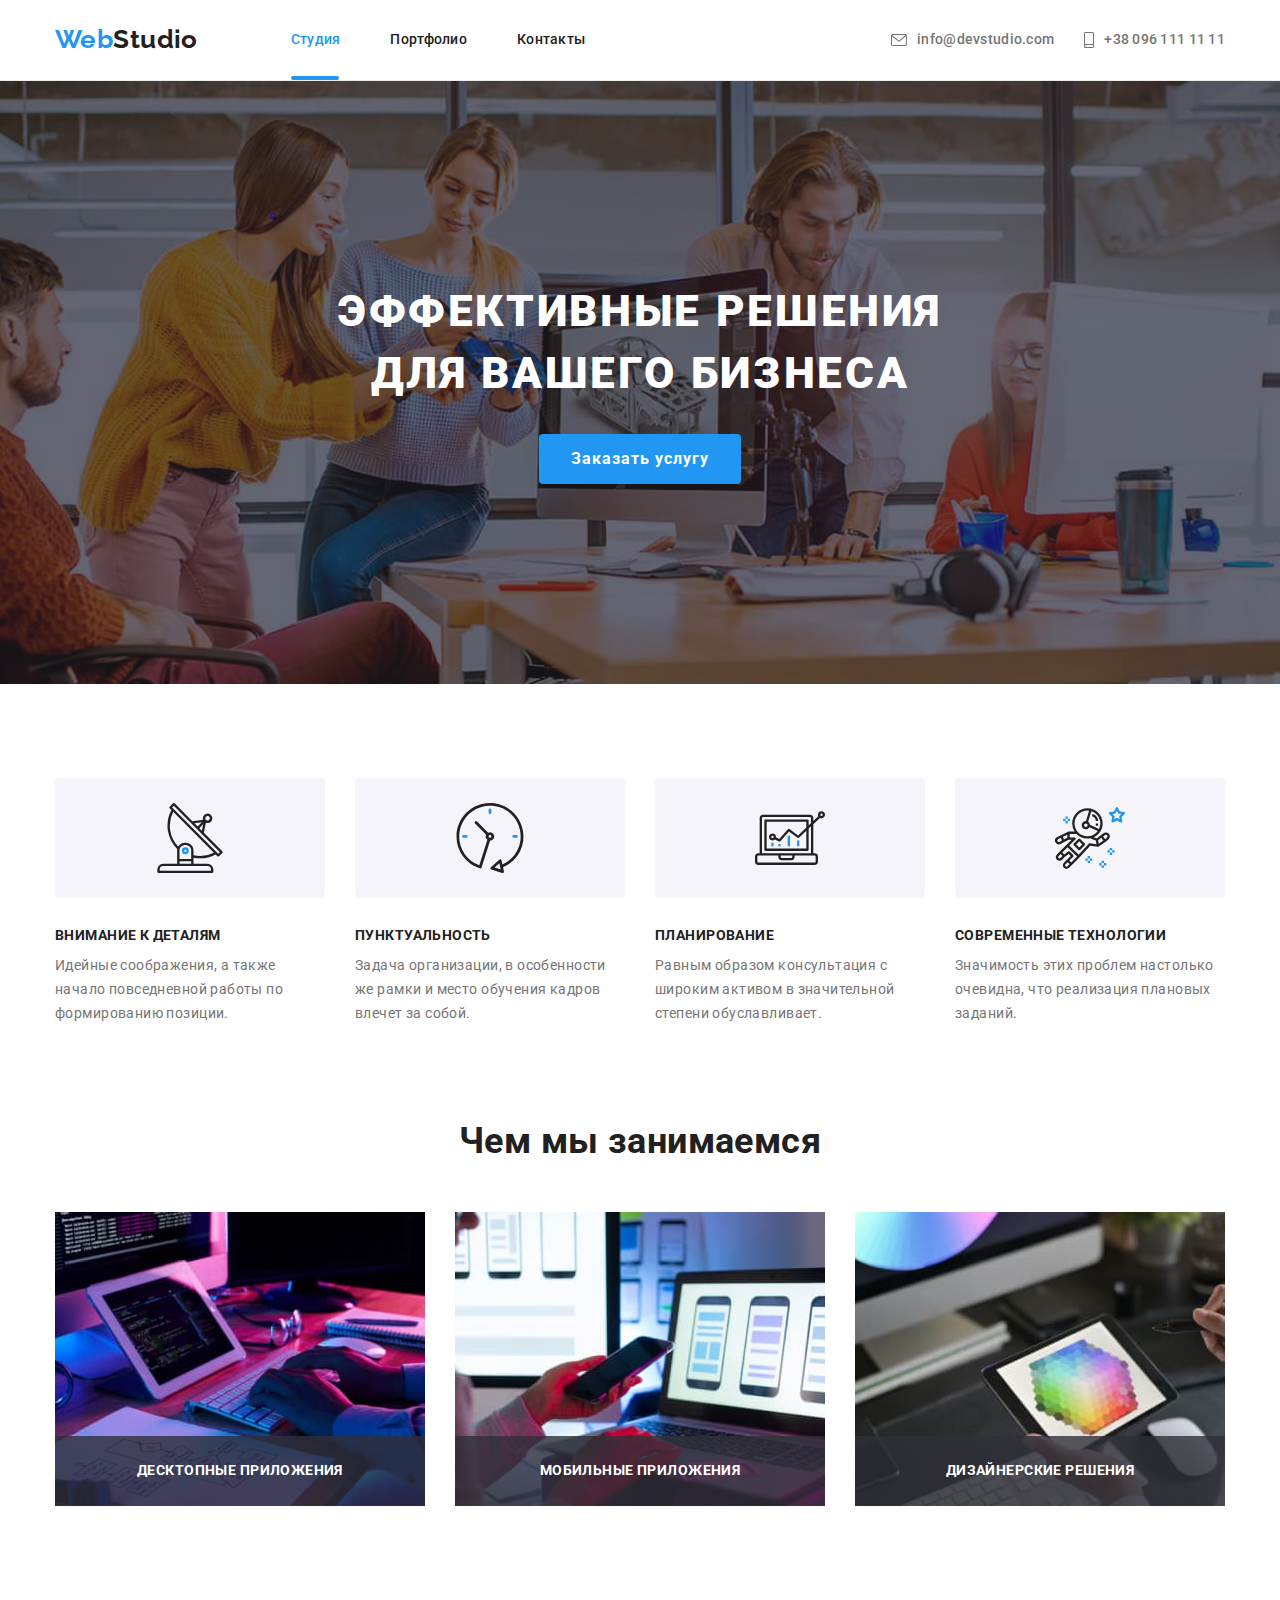
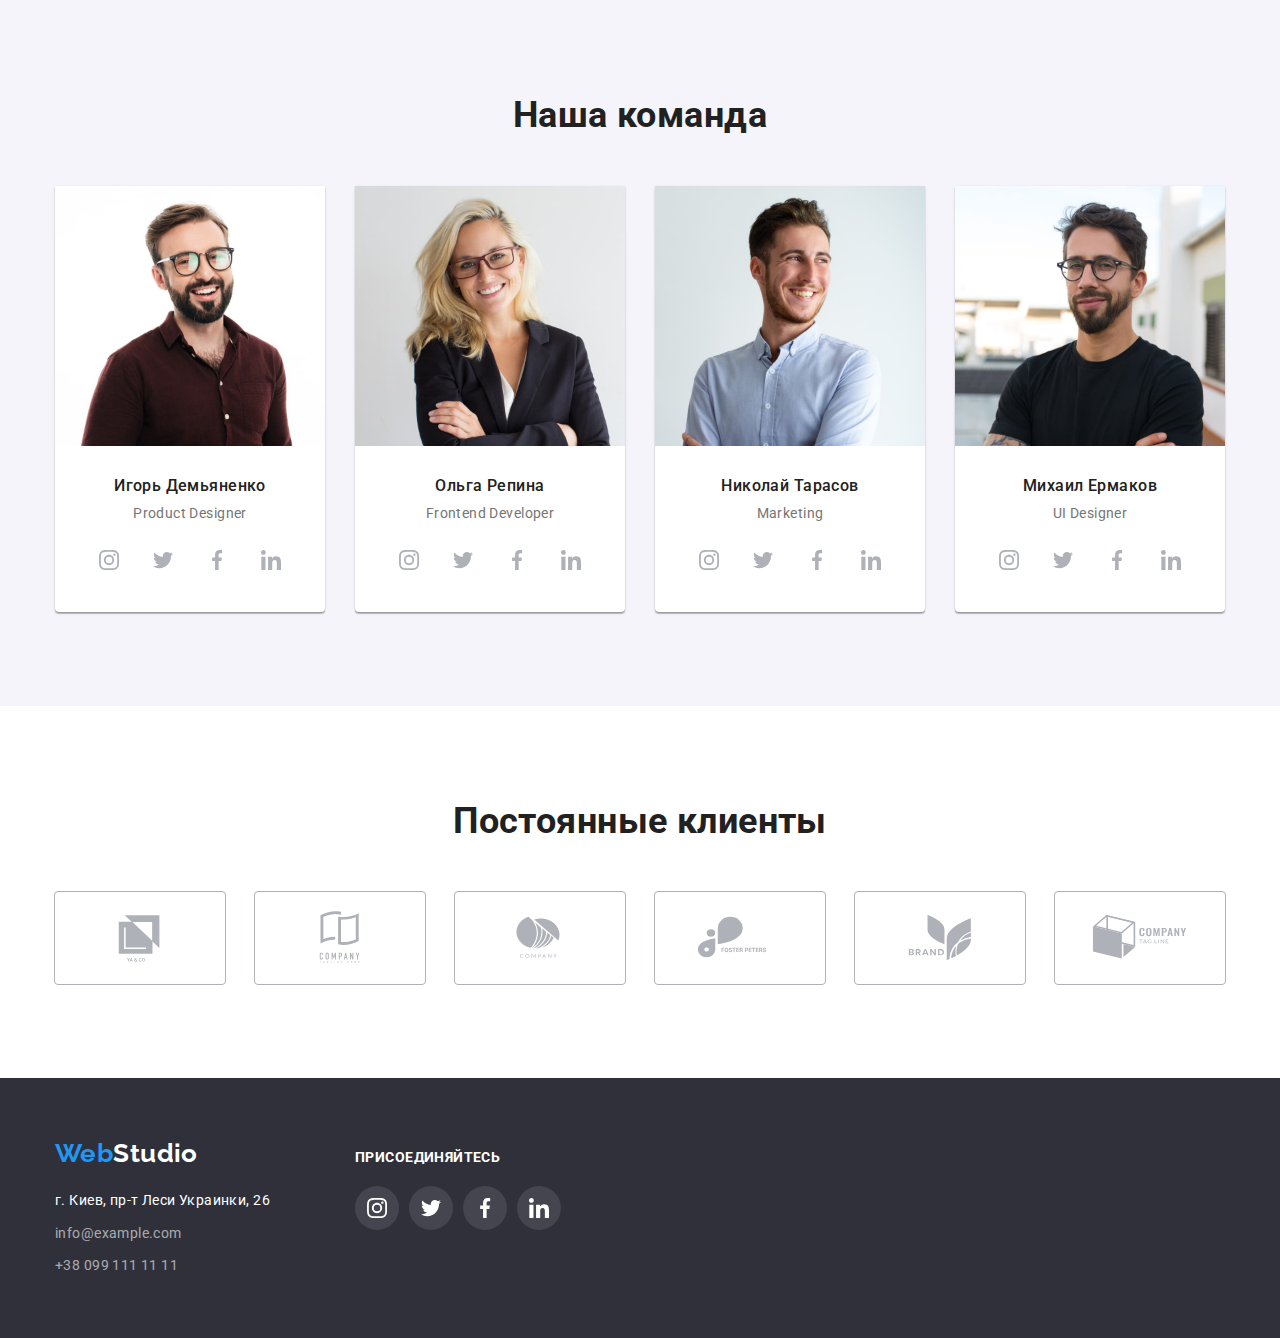
<file: index.html>
<!DOCTYPE html>
<html lang="ru">
  <head>
    <meta charset="UTF-8">
    <meta http-equiv="X-UA-Compatible" content="IE=Edge">
    <meta name="viewport" content="width=device-width, initial-scale=1.0">
    <title>Web Studio</title>
    <link rel="preconnect" href="https://fonts.googleapis.com">
    <link rel="preconnect" href="https://fonts.gstatic.com" crossorigin>
    <link href="https://fonts.googleapis.com/css2?family=Raleway:wght@700&family=Roboto:wght@400;500;700;900&display=swap" rel="stylesheet">
    <link rel="stylesheet" href="https://cdnjs.cloudflare.com/ajax/libs/modern-normalize/1.1.0/modern-normalize.min.css"/>
    <link rel="stylesheet" href="./css/styles.css"/>
  </head>

  <body>
    
    <!-- шапка сайта -->
    <header>
      <div class="container nav-header">
        <!-- навигация -->
        <nav class="nav">
          <a href="./index.html" class="logo">Web<span class="studio-header">Studio</span></a>        
          <ul class="site-nav list">
            <li class="nav-studio">
              <a href="./index.html" class="site-nav-item link current">Студия</a>
            </li>
            <li>
              <a href="./portfolio.html" class="site-nav-item link">Портфолио</a>
            </li>
            <li>
              <a href="" class="site-nav-item link">Контакты</a>
            </li>
          </ul>
        </nav>
        
        <!-- контакты в шапке -->
        <ul class="contacts list">
          <li lang="en">
            <a href="mailto:info@devstudio.com" class="link mail">
              <svg class="icon-envelope" width="16" height="12">
                <use href="./images/icons.svg#icon-envelope"></use>
              </svg>
              <span>info@devstudio.com</span>
            </a>
          </li>
          <li>
            <a href="tel:+380961111111" class="link tel">
              <svg class="icon-smartphone" width="10" height="16">
                <use href="./images/icons.svg#icon-smartphone"></use>
              </svg>
              <span>+38 096 111 11 11</span>
            </a>
          </li>
        </ul>
      </div>  
    </header>
      
    <!-- main container -->
    <main>

      <!-- Hero -->
      
      <section class="hero section">
        <div class="container">
          <h1 class="title-hero">эффективные решения <br/> для вашего бизнеса</h1>
          <button type="button" class="button btn-hero" data-modal-open>Заказать услугу</button>
        </div>
      </section>
      
      <!-- Особенности -->
      
      <!-- заголовок Особенности будет скрыт-->  
      <section class="our-features section"> 
        <div class="container">
          <h2 class="title visually-hidden">Особенности</h2>
          <ul class="features list">
            <li class="feature-card">
              <div class="feature-icon">
                <svg class="icon-antenna" width="70" height="70">
                  <use href="./images/icons.svg#icon-antenna"></use>
                </svg>
              </div>
              <div class="feature">
                <h3 class="feature-item title">Внимание к деталям</h3>
                <p class="feature-item-description">Идейные соображения, а также начало повседневной работы по формированию позиции.
                </p>
              </div>
            </li>
            <li class="feature-card">
              <div class="feature-icon">
                <svg class="icon-clock" width="70" height="70">
                  <use href="./images/icons.svg#icon-clock"></use>
                </svg>
              </div>
              <div class="feature">
                <h3 class="feature-item title">Пунктуальность</h3>
                <p class="feature-item-description">Задача организации, в особенности же рамки и место обучения кадров влечет за
                собой.
                </p>
              </div>
            </li>
            <li class="feature-card">
              <div class="feature-icon">
                <svg class="icon-diagram" width="70" height="70">
                  <use href="./images/icons.svg#icon-diagram"></use>
                </svg>
              </div>
              <div class="feature">
                <h3 class="feature-item title">Планирование</h3>
                <p class="feature-item-description">Равным образом консультация с широким активом в значительной степени
                обуславливает.
                </p>
              </div>
            </li>
            <li class="feature-card">
              <div class="feature-icon">
                <svg class="icon-astronaut" width="70" height="70">
                  <use href="./images/icons.svg#icon-astronaut"></use>
                </svg>
              </div>
              <div class="feature">
                <h3 class="feature-item title">Современные технологии</h3>
                <p class="feature-item-description">Значимость этих проблем настолько очевидна, что реализация плановых заданий.
                </p>
              </div>
            </li>
          </ul>
        </div>
      </section>

      <!-- Напрвления работы компании -->
      <section class="our-ocupation section">
        <div class="container occupations">
          <h2 class="occupation title">Чем мы занимаемся</h2>
          <ul class="list occup-imgs">
            <li class="occup-img">
              <img class="img no-gap" src="./images/box-1-opt.jpeg" alt="box 1" width="370" />
              <div class="occup-description">
                <p class="occup-description-text">Десктопные приложения</p>
              </div>
            </li>
            <li class="occup-img">
              <img class="img no-gap" src="./images/box-2-opt.jpeg" alt="box 2" width="370" />
              <div class="occup-description">
                <p class="occup-description-text">Мобильные приложения</p>
              </div>
            </li>
            <li class="occup-img">
              <img class="img no-gap" src="./images/box-3-opt.jpeg" alt="box 3" width="370" />
              <div class="occup-description">
                <p class="occup-description-text">Дизайнерские решения</p>
              </div>
            </li>
          </ul>
        </div>
      </section>

      <!-- Члены команды -->
      <section class="team section">
        <div class="container team-cards">
          <h2 class="our-team title">Наша команда</h2>
          <ul class="list team-members">
            <li class="team-member">
              <img class="img-member no-gap" src="./images/team-photo-id-opt.jpeg" alt="Игорь Демьяненко фото" width="270" />
              <div class="member-description">
                <h3 lang="ru" class="team-member-name title">Игорь Демьяненко</h3>
                <p lang="en" class="team-member-area">Product Designer</p>
                <ul class="list social-links">
                  <li class="social-link">
                    <a href="#" class="link social">
                      <svg class="icon-social" width="20" height="20">
                        <use href="./images/icons.svg#icon-instagram"></use>
                      </svg>
                    </a>
                  </li>
                  <li class="social-link">
                    <a href="#" class="link social">
                      <svg class="icon-social" width="20" height="20">
                        <use href="./images/icons.svg#icon-twitter"></use>
                      </svg>
                    </a>
                  </li>
                  <li class="social-link">
                    <a href="#" class="link social">
                      <svg class="icon-social" width="20" height="20">
                        <use href="./images/icons.svg#icon-facebook"></use>
                      </svg>
                    </a>
                  </li>
                  <li class="social-link">
                    <a href="#" class="link social">
                      <svg class="icon-social" width="20" height="20">
                        <use href="./images/icons.svg#icon-linkedin"></use>
                      </svg>
                    </a>
                  </li>
                </ul>
              </div>
            </li>
            <li class="team-member">
              <img class="img-member no-gap" src="./images/team-photo-or-opt.jpeg" alt="Ольга Репина фото" width="270" />
              <div class="member-description">
                <h3 lang="ru" class="team-member-name title">Ольга Репина</h3>
                <p lang="en" class="team-member-area">Frontend Developer</p>
                <ul class="list social-links">
                  <li class="social-link">
                    <a href="#" class="link social">
                      <svg class="icon-social" width="20" height="20">
                        <use href="./images/icons.svg#icon-instagram"></use>
                      </svg>
                    </a>
                  </li>
                  <li class="social-link">
                    <a href="#" class="link social">
                      <svg class="icon-social" width="20" height="20">
                        <use href="./images/icons.svg#icon-twitter"></use>
                      </svg>
                    </a>
                  </li>
                  <li class="social-link">
                    <a href="#" class="link social">
                      <svg class="icon-social" width="20" height="20">
                        <use href="./images/icons.svg#icon-facebook"></use>
                      </svg>
                    </a>
                  </li>
                  <li class="social-link">
                    <a href="#" class="link social">
                      <svg class="icon-social" width="20" height="20">
                        <use href="./images/icons.svg#icon-linkedin"></use>
                      </svg>
                    </a>
                  </li>
                </ul>
              </div>
            </li>
            <li class="team-member">
              <img class="img-member no-gap" src="./images/team-photo-nt-opt.jpeg" alt="Николай Тарасов фото" width="270" />
              <div class="member-description">
                <h3 lang="ru" class="team-member-name title">Николай Тарасов</h3>
                <p lang="en" class="team-member-area">Marketing</p>
                <ul class="list social-links">
                  <li class="social-link">
                    <a href="#" class="link social">
                      <svg class="icon-social" width="20" height="20">
                        <use href="./images/icons.svg#icon-instagram"></use>
                      </svg>
                    </a>
                  </li>
                  <li class="social-link">
                    <a href="#" class="link social">
                      <svg class="icon-social" width="20" height="20">
                        <use href="./images/icons.svg#icon-twitter"></use>
                      </svg>
                    </a>
                  </li>
                  <li class="social-link">
                    <a href="#" class="link social">
                      <svg class="icon-social" width="20" height="20">
                        <use href="./images/icons.svg#icon-facebook"></use>
                      </svg>
                    </a>
                  </li>
                  <li class="social-link">
                    <a href="#" class="link social">
                      <svg class="icon-social" width="20" height="20">
                        <use href="./images/icons.svg#icon-linkedin"></use>
                      </svg>
                    </a>
                  </li>
                </ul>
              </div>
            </li>
            <li class="team-member">
              <img class="img-member no-gap" src="./images/team-photo-my-opt.jpeg" alt="Михаил Ермаков фото" width="270" />
              <div class="member-description">
                <h3 lang="ru" class="team-member-name title">Михаил Ермаков</h3>
                <p lang="en" class="team-member-area">UI Designer</p>
                <ul class="list social-links">
                  <li class="social-link">
                    <a href="#" class="link social">
                      <svg class="icon-social" width="20" height="20">
                        <use href="./images/icons.svg#icon-instagram"></use>
                      </svg>
                    </a>
                  </li>
                  <li class="social-link">
                    <a href="#" class="link social">
                      <svg class="icon-social" width="20" height="20">
                        <use href="./images/icons.svg#icon-twitter"></use>
                      </svg>
                    </a>
                  </li>
                  <li class="social-link">
                    <a href="#" class="link social">
                      <svg class="icon-social" width="20" height="20">
                        <use href="./images/icons.svg#icon-facebook"></use>
                      </svg>
                    </a>
                  </li>
                  <li class="social-link">
                    <a href="#" class="link social">
                      <svg class="icon-social" width="20" height="20">
                        <use href="./images/icons.svg#icon-linkedin"></use>
                      </svg>
                    </a>
                  </li>
                </ul>
              </div>
            </li>
          </ul> 
        </div>
      </section>
    </main>
      
    <!-- Постоянные клиенты компании -->
    <section class="our-clients section">
      <div class="container clients">
        <h2 class="clients title">Постоянные клиенты</h2>
        <ul class="list clients-icons">
          <li class="client">
            <a href="#" class="link client-link">
              <svg class="icon-client" width="106" height="60">
                <use href="./images/icons.svg#icon-logo-1"></use>
              </svg>
            </a>
          </li>
          <li class="client">
            <a href="#" class="link client-link">
              <svg class="icon-client" width="106" height="60">
                <use href="./images/icons.svg#icon-logo-2"></use>
              </svg>
            </a>
          </li>
          <li class="client">
            <a href="#" class="link client-link">
              <svg class="icon-client" width="106" height="60">
                <use href="./images/icons.svg#icon-logo-3"></use>
              </svg>
            </a>
          </li>
          <li class="client">
            <a href="#" class="link client-link">
              <svg class="icon-client" width="106" height="60">
                <use href="./images/icons.svg#icon-logo-4"></use>
              </svg>
            </a>
          </li>
          <li class="client">
            <a href="#" class="link client-link">
              <svg class="icon-client" width="106" height="60">
                <use href="./images/icons.svg#icon-logo-5"></use>
              </svg>
            </a>
          </li>
          <li class="client">
            <a href="#" class="link client-link">
              <svg class="icon-client" width="106" height="60">
                <use href="./images/icons.svg#icon-logo-6"></use>
              </svg>
            </a>
          </li>
        </ul>
      </div>
    </section>

    <!-- Футер -->
    <footer class="footer">
      <!-- логотип b адрес компании в футере -->
      <div class="container foot">
        <div class="footer-contacts">
          <a href="./index.html" class="logo ftr">Web<span class="studio-footer">Studio</span></a>
          <address class="address">
            <ul class="list address-content">
              <li class="address-item">
                <a class="address-link" href="https://goo.gl/maps/2N1WNVQ2svkCa77E6" target="_blank" rel="noopener norefferer nofollow">г. Киев, пр-т Леси Украинки, 26</a>
              </li>
              <li class="address-item">
                <a lang="en" href="mailto:info@example.com" class="footer-contact link">info@example.com</a>
              </li>
              <li class="address-item">
                <a href="tel:+380991111111" class="footer-contact link">+38 099 111 11 11</a>
              </li>
            </ul>
          </address>
        </div>
        <div class="join">
          <p class="join-btn">Присоединяйтесь</p>
          <ul class="list social-links">
            <li class="social-link">
              <a href="#" class="link social ft">
                <svg class="icon-social" width="20" height="20">
                  <use href="./images/icons.svg#icon-instagram"></use>
                </svg>
              </a>
            </li>
            <li class="social-link">
              <a href="#" class="link social ft">
                <svg class="icon-social" width="20" height="20">
                  <use href="./images/icons.svg#icon-twitter"></use>
                </svg>
              </a>
            </li>
            <li class="social-link">
              <a href="#" class="link social ft">
                <svg class="icon-social" width="20" height="20">
                  <use href="./images/icons.svg#icon-facebook"></use>
                </svg>
              </a>
            </li>
            <li class="social-link">
              <a href="#" class="link social ft">
                <svg class="icon-social" width="20" height="20">
                  <use href="./images/icons.svg#icon-linkedin"></use>
                </svg>
              </a>
            </li>
          </ul>
        </div>
      </div>
    </footer>

    <div class="backdrop is-hidden" data-modal>
      <div class="modal">
        <button type="button" class="button close" data-modal-close>
          <svg class="modal-btn-close" width="18" height="18">
            <use href="./images/icons.svg#icon-close-black-2"></use>
          </svg>
        </button>
      </div>
    </div>
    <script src="./js/modal.js"></script>
  </body>
</html>
</file>
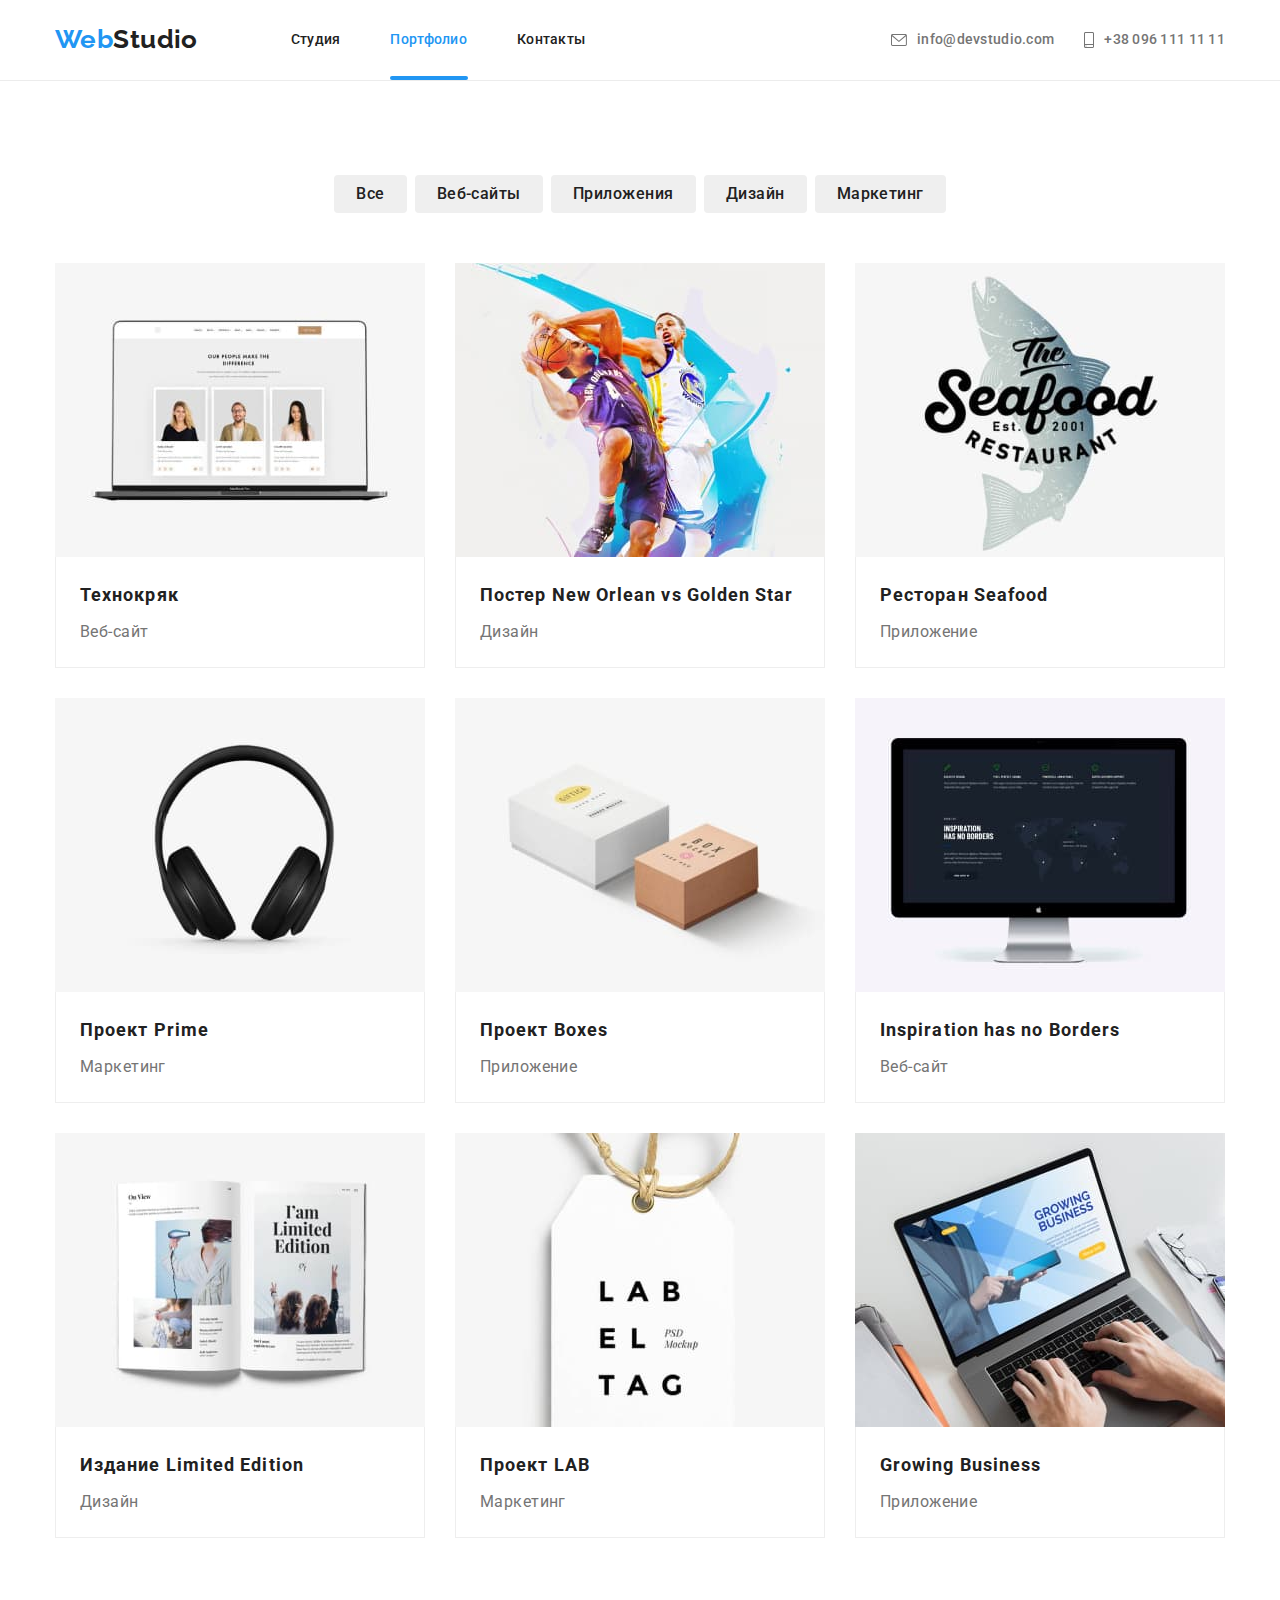
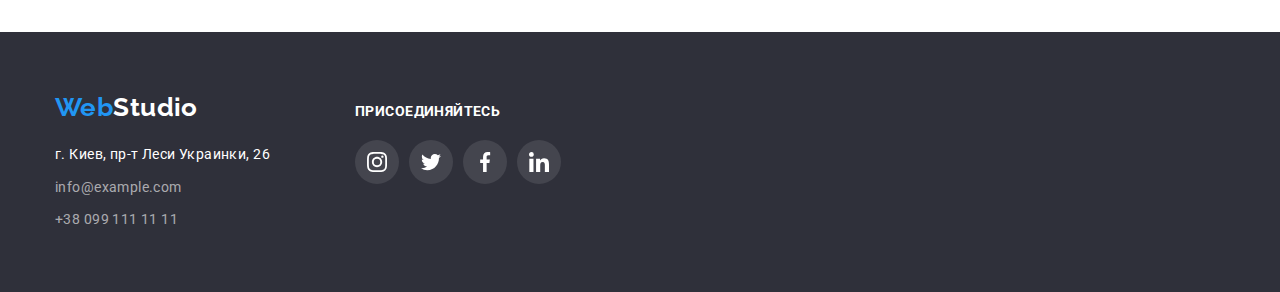
<file: portfolio.html>
<!DOCTYPE html>
<html lang="ru">

  <head>
    <meta charset="UTF-8">
    <meta http-equiv="X-UA-Compatible" content="IE=Edge">
    <meta name="viewport" content="width=device-width, initial-scale=1.0">
    <title>Web Studio</title>
    <link rel="preconnect" href="https://fonts.googleapis.com">
    <link rel="preconnect" href="https://fonts.gstatic.com" crossorigin>
    <link href="https://fonts.googleapis.com/css2?family=Raleway:wght@700&family=Roboto:wght@400;500;700;900&display=swap" rel="stylesheet">
    <link rel="stylesheet" href="https://cdnjs.cloudflare.com/ajax/libs/modern-normalize/1.1.0/modern-normalize.min.css"/>
    <link rel="stylesheet" href="./css/styles.css"/>
  </head>

  <body>

    <!-- шапка сайта -->
    <header>
      <div class="container nav-header">
        <!-- навигация -->
        <nav class="nav">
          <a href="./index.html" class="logo">Web<span class="studio-header">Studio</span></a>
          <ul class="site-nav list">
            <li>
              <a href="./index.html" class="site-nav-item link">Студия</a>
            </li>
            <li class="nav-portfolio">
              <a href="./portfolio.html" class="site-nav-item link current">Портфолио</a>
            </li>
            <li>
              <a href="" class="site-nav-item link">Контакты</a>
            </li>
          </ul>
        </nav>
    
        <!-- контакты в шапке -->
        <ul class="contacts list">
          <li lang="en">
            <a href="mailto:info@devstudio.com" class="link mail">
              <svg class="icon-envelope" width="16" height="12">
                <use href="./images/icons.svg#icon-envelope"></use>
              </svg>
              <span>info@devstudio.com</span>
            </a>
          </li>
          <li>
            <a href="tel:+380961111111" class="link tel">
              <svg class="icon-smartphone" width="10" height="16">
                <use href="./images/icons.svg#icon-smartphone"></use>
              </svg>
              <span>+38 096 111 11 11</span>
            </a>
          </li>
        </ul>
      </div>
    </header>

    <!-- main container -->
    <main>
      <!-- Портфолио-->
      <section class="portfolio section">
        
        <div class="container filters">
          <!-- заголовок Портфолио будет скрыт-->
          <h2 class="title visually-hidden">Портфолио</h2>
          <!-- навигация по фильтрам -->
          <ul class="list filter-buttons">
            <li class="btn-filter">
              <button type="button" class="button btn-fltr">Все</button>
            </li>
            <li class="btn-filter">
              <button type="button" class="button btn-fltr">Веб-сайты</button>
            </li>
            <li class="btn-filter">
              <button type="button" class="button btn-fltr">Приложения</button>
            </li>
            <li class="btn-filter">
              <button type="button" class="button btn-fltr">Дизайн</button>
            </li>
            <li class="btn-filter">
              <button type="button" class="button btn-fltr">Маркетинг</button>
            </li>
          </ul>
        
          <!--Карточки продуктов компании-->
          <ul class="products list">
            <li class="product-item">
              <a href="#" class="product-link link">
                <div class="card-thumb">
                  <img class="product-img no-gap" src="./images/project-1-opt.jpeg" alt="изображение" width="370">
                  <p class="product-overflow">Технокряк это современная площадка распространения коронавируса. Компании используют эту платформу для цифрового шпионажа и атак на защищённые сервера конкурентов.</p>
                </div>
                <div class="product-description">
                  <h3 class="product-item-name title">Технокряк</h3>
                  <p class="product-item-type">Веб-сайт</p>
                </div>
              </a>
            </li>

            <li class="product-item">
              <a href="#" class="product-link link">
                <div class="card-thumb">
                  <img class="product-img no-gap" src="./images/project-2-opt.jpeg" alt="изображение" width="370">
                  <p class="product-overflow">Технокряк это современная площадка распространения коронавируса. Компании используют эту платформу для цифрового шпионажа и атак на защищённые сервера конкурентов.</p>
                </div>
                <div class="product-description">
                  <h3 class="product-item-name title">Постер New Orlean vs Golden Star</h3>
                  <p class="product-item-type">Дизайн</p>
                </div>
              </a>
            </li>

            <li class="product-item">
              <a href="#" class="product-link link">
                <div class="card-thumb">
                  <img class="product-img no-gap" src="./images/project-3-opt.jpeg" alt="изображение" width="370">
                  <p class="product-overflow">Технокряк это современная площадка распространения коронавируса. Компании используют эту платформу для цифрового шпионажа и атак на защищённые сервера конкурентов.</p>
                </div>
                <div class="product-description">
                  <h3 class="product-item-name title">Ресторан Seafood</h3>
                  <p class="product-item-type">Приложение</p>
                </div>
              </a>
            </li>

            <li class="product-item">
              <a href="#" class="product-link link">
                <div class="card-thumb">
                  <img class="product-img no-gap" src="./images/project-4-opt.jpeg" alt="изображение" width="370">
                  <p class="product-overflow">Технокряк это современная площадка распространения коронавируса. Компании используют эту платформу для цифрового шпионажа и атак на защищённые сервера конкурентов.</p>
                </div>
                <div class="product-description">
                  <h3 class="product-item-name title">Проект Prime</h3>
                  <p class="product-item-type">Маркетинг</p>
                </div>
              </a>
            </li>

            <li class="product-item">
              <a href="#" class="product-link link">
                <div class="card-thumb">
                  <img class="product-img no-gap" src="./images/project-5-opt.jpeg" alt="изображение" width="370">
                  <p class="product-overflow">Технокряк это современная площадка распространения коронавируса. Компании используют эту платформу для цифрового шпионажа и атак на защищённые сервера конкурентов.</p>
                </div>
                <div class="product-description">
                  <h3 class="product-item-name title">Проект Boxes</h3>
                  <p class="product-item-type">Приложение</p>
                </div>
              </a>
            </li>

            <li class="product-item">
              <a href="#" class="product-link link">
                <div class="card-thumb">
                  <img class="product-img no-gap" src="./images/project-6-opt.jpeg" alt="изображение" width="370">
                  <p class="product-overflow">Технокряк это современная площадка распространения коронавируса. Компании используют эту платформу для цифрового шпионажа и атак на защищённые сервера конкурентов.</p>
                </div>
                <div class="product-description">
                  <h3 class="product-item-name title">Inspiration has no Borders</h3>
                  <p class="product-item-type">Веб-сайт</p>
                </div>
              </a>
            </li>

            <li class="product-item">
              <a href="#" class="product-link link"><div class="card-thumb">
                <img class="product-img no-gap" src="./images/project-7-opt.jpeg" alt="изображение" width="370">
                <p class="product-overflow">Технокряк это современная площадка распространения коронавируса. Компании используют эту платформу для цифрового шпионажа и атак на защищённые сервера конкурентов.</p>
              </div>
              <div class="product-description">
                <h3 class="product-item-name title">Издание Limited Edition</h3>
                <p class="product-item-type">Дизайн</p>
              </div></a>
            </li>

            <li class="product-item">
              <a href="#" class="product-link link">
                <div class="card-thumb">
                  <img class="product-img no-gap" src="./images/project-8-opt.jpeg" alt="изображение" width="370">
                  <p class="product-overflow">Технокряк это современная площадка распространения коронавируса. Компании используют эту платформу для цифрового шпионажа и атак на защищённые сервера конкурентов.</p>
                </div>
                <div class="product-description">
                  <h3 class="product-item-name title">Проект LAB</h3>
                  <p class="product-item-type">Маркетинг</p>
                </div>
              </a>
            </li>

            <li class="product-item">
              <a href="#" class="product-link link">
                <div class="card-thumb">
                  <img class="product-img no-gap" src="./images/project-9-opt.jpeg" alt="изображение" width="370">
                  <p class="product-overflow">Технокряк это современная площадка распространения коронавируса. Компании используют эту платформу для цифрового шпионажа и атак на защищённые сервера конкурентов.</p>
                </div>
                <div class="product-description">
                  <h3 class="product-item-name title">Growing Business</h3>
                  <p class="product-item-type">Приложение</p>
                </div>
              </a>
            </li>
          </ul>
        </div>
      </section>
    </main>

    <!-- Футер -->
    <footer class="footer">
      <!-- логотип b адрес компании в футере -->
      <div class="container foot">
        <div class="footer-contacts">
          <a href="./index.html" class="logo ftr">Web<span class="studio-footer">Studio</span></a>
          <address class="address">
            <ul class="list address-content">
              <li class="address-item">
                <a class="address-link" href="https://goo.gl/maps/2N1WNVQ2svkCa77E6" target="_blank"
                  rel="noopener norefferer nofollow">г. Киев, пр-т Леси Украинки, 26</a>
              </li>
              <li class="address-item">
                <a lang="en" href="mailto:info@example.com" class="footer-contact link">info@example.com</a>
              </li>
              <li class="address-item">
                <a href="tel:+380991111111" class="footer-contact link">+38 099 111 11 11</a>
              </li>
            </ul>
          </address>
        </div>
        <div class="join">
          <p class="join-btn">Присоединяйтесь</p>
          <div class="interactive">
            <ul class="list social-links">
              <li class="social-link">
                <a href="#" class="link social ft">
                  <svg class="icon-social" width="20" height="20">
                    <use href="./images/icons.svg#icon-instagram"></use>
                  </svg>
                </a>
              </li>
              <li class="social-link">
                <a href="#" class="link social ft">
                  <svg class="icon-social" width="20" height="20">
                    <use href="./images/icons.svg#icon-twitter"></use>
                  </svg>
                </a>
              </li>
              <li class="social-link">
                <a href="#" class="link social ft">
                  <svg class="icon-social" width="20" height="20">
                    <use href="./images/icons.svg#icon-facebook"></use>
                  </svg>
                </a>
              </li>
              <li class="social-link">
                <a href="#" class="link social ft">
                  <svg class="icon-social" width="20" height="20">
                    <use href="./images/icons.svg#icon-linkedin"></use>
                  </svg>
                </a>
              </li>
            </ul>
          </div>
        </div>
      </div>
    </footer>
  </body>
</html>
</file>
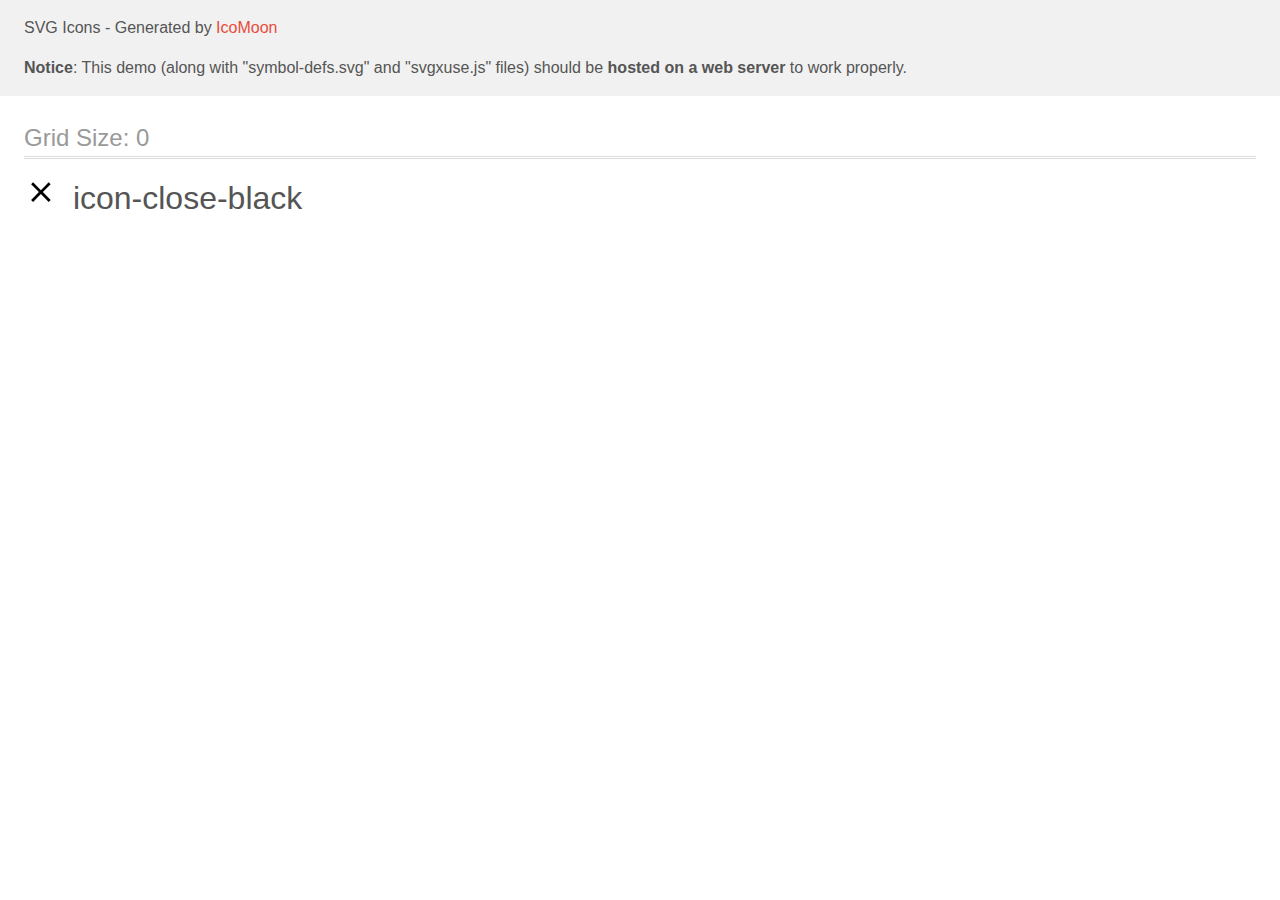
<file: images/icons-sprite (1)/demo-external-svg.html>
<!doctype html>
<html>
<head>
    <title>IcoMoon - SVG Icons</title>
    <meta charset="utf-8">
    <meta name="viewport" content="width=device-width, initial-scale=1">
    <link rel="stylesheet" href="demo-files/demo.css">
    <link rel="stylesheet" href="style.css">
</head>
<body>
<header class="bgc1 clearfix">
<div class="mhl">
    <p>SVG Icons - Generated by <a href="https://icomoon.io/app">IcoMoon</a></p><p><strong>Notice</strong>: This demo (along with "symbol-defs.svg" and "svgxuse.js" files) should be <b>hosted on a web server</b> to work properly.</p>
</div>
</header>
    <div class="clearfix mhl ptl">
        <h1 class="mvm mtn fgc1">Grid Size: 0</h1>
        <div class="glyph fs1">
            <div class="clearfix pbs">
                <svg class="icon icon-close-black"><use xlink:href="symbol-defs.svg#icon-close-black"></use></svg><span class="name"> icon-close-black</span>
            </div>
        </div>
  </div>
<script defer src="svgxuse.js"></script>
</body>
</html>
</file>
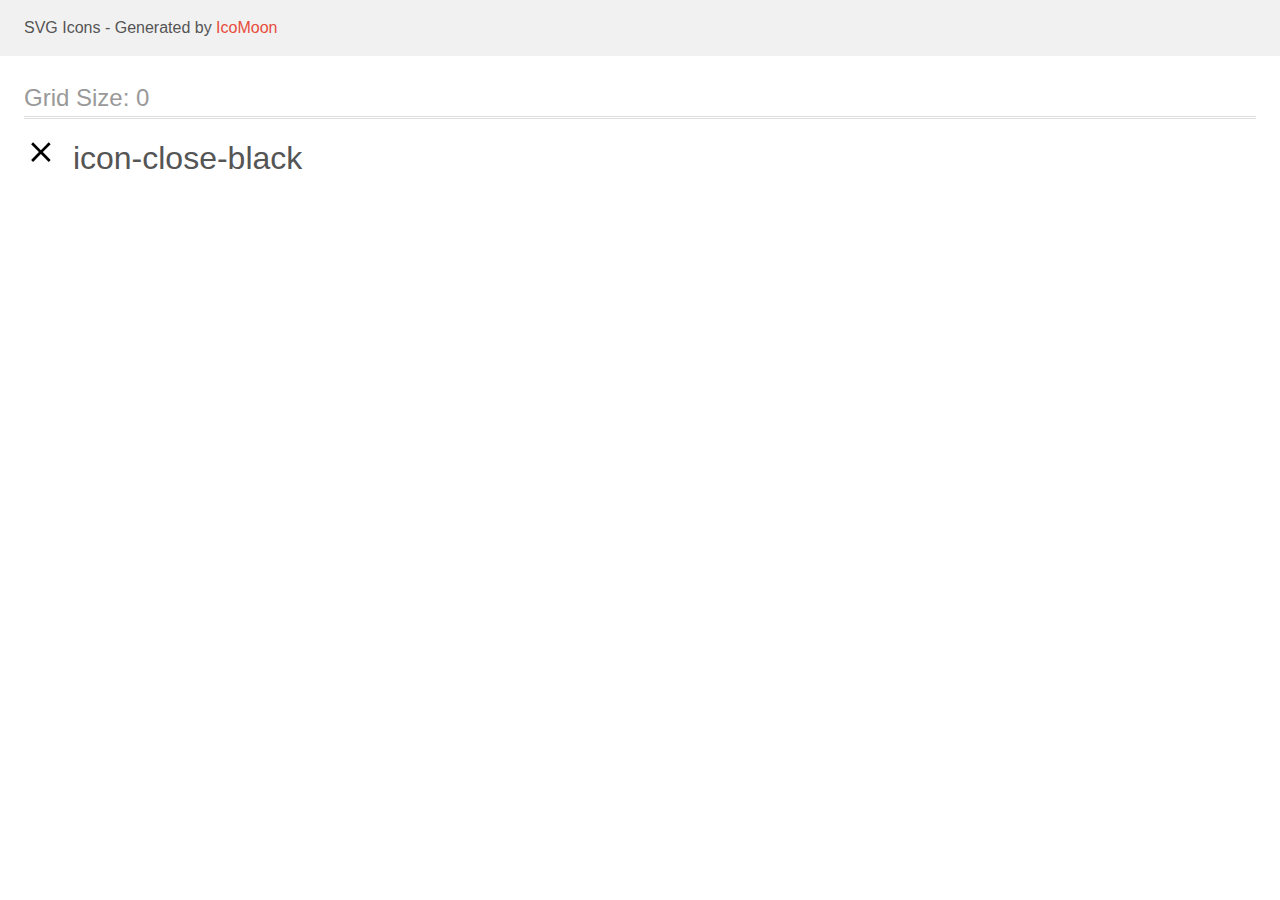
<file: images/icons-sprite (1)/demo.html>
<!doctype html>
<html>
<head>
    <title>IcoMoon - SVG Icons</title>
    <meta charset="utf-8">
    <meta name="viewport" content="width=device-width, initial-scale=1">
    <link rel="stylesheet" href="demo-files/demo.css">
    <link rel="stylesheet" href="style.css">
</head>
<body>
<svg aria-hidden="true" style="position: absolute; width: 0; height: 0; overflow: hidden;" version="1.1" xmlns="http://www.w3.org/2000/svg" xmlns:xlink="http://www.w3.org/1999/xlink">
<defs>
<symbol id="icon-close-black" viewBox="0 0 32 32">
<path d="M26.667 7.303l-1.97-1.97-7.808 7.808-7.808-7.808-1.97 1.97 7.808 7.808-7.808 7.808 1.97 1.97 7.808-7.808 7.808 7.808 1.97-1.97-7.808-7.808 7.808-7.808z"></path>
</symbol>
</defs>
</svg>

<header class="bgc1 clearfix">
<div class="mhl">
    <p>SVG Icons - Generated by <a href="https://icomoon.io/app">IcoMoon</a></p>
</div>
</header>
    <div class="clearfix mhl ptl">
        <h1 class="mvm mtn fgc1">Grid Size: 0</h1>
        <div class="glyph fs1">
            <div class="clearfix pbs">
                <svg class="icon icon-close-black"><use xlink:href="#icon-close-black"></use></svg><span class="name"> icon-close-black</span>
            </div>
        </div>
  </div>
<script defer src="svgxuse.js"></script>
</body>
</html>
</file>
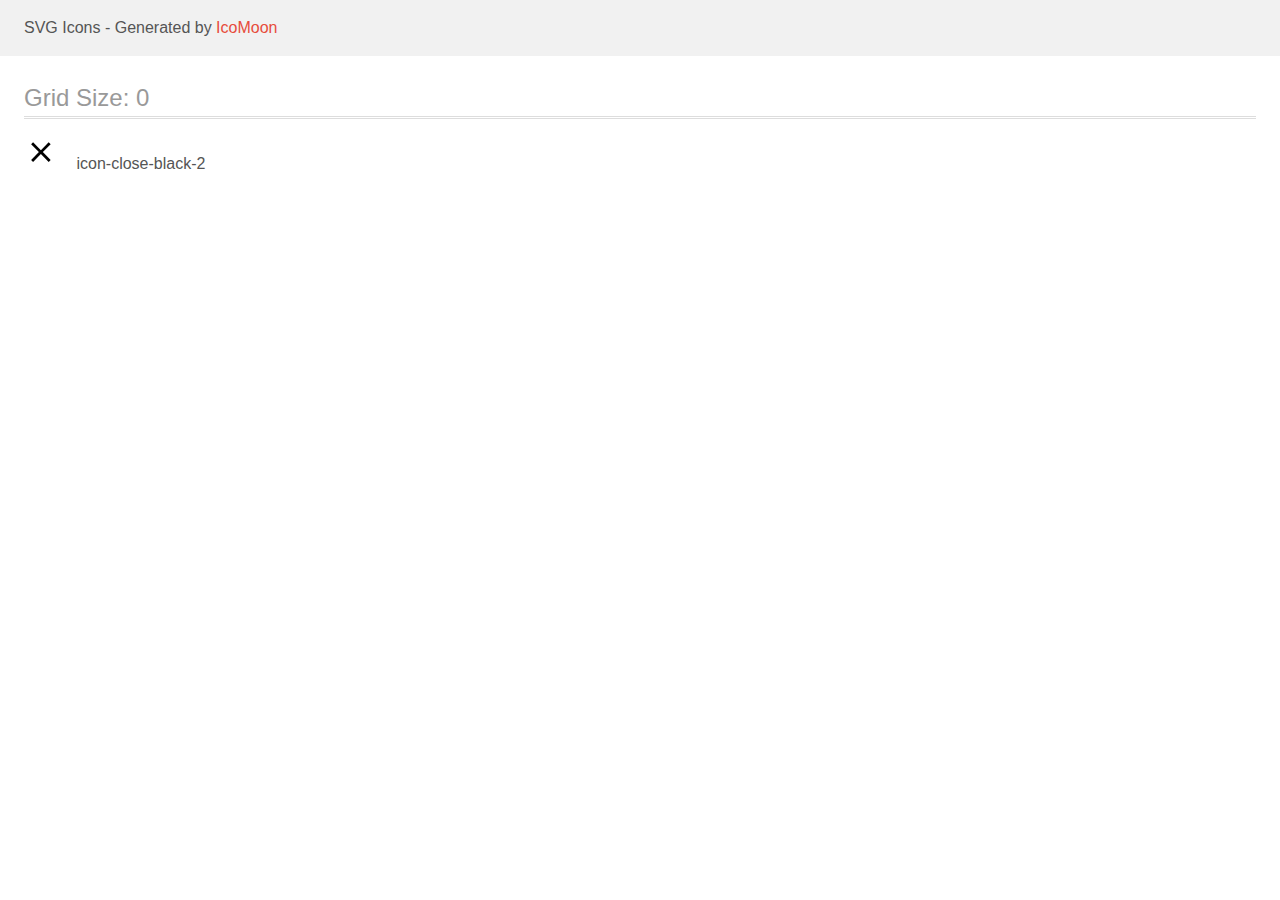
<file: images/icons-sprite 0302/demo.html>
<!doctype html>
<html>
<head>
    <title>IcoMoon - SVG Icons</title>
    <meta charset="utf-8">
    <meta name="viewport" content="width=device-width, initial-scale=1">
    <link rel="stylesheet" href="demo-files/demo.css">
    <link rel="stylesheet" href="style.css">
</head>
<body>
<svg aria-hidden="true" style="position: absolute; width: 0; height: 0; overflow: hidden;" version="1.1" xmlns="http://www.w3.org/2000/svg" xmlns:xlink="http://www.w3.org/1999/xlink">
<defs>
<symbol id="icon-close-black-2" viewBox="0 0 32 32">
<path d="M26.667 7.303l-1.97-1.97-7.808 7.808-7.808-7.808-1.97 1.97 7.808 7.808-7.808 7.808 1.97 1.97 7.808-7.808 7.808 7.808 1.97-1.97-7.808-7.808 7.808-7.808z"></path>
</symbol>
</defs>
</svg>

<header class="bgc1 clearfix">
<div class="mhl">
    <p>SVG Icons - Generated by <a href="https://icomoon.io/app">IcoMoon</a></p>
</div>
</header>
    <div class="clearfix mhl ptl">
        <h1 class="mvm mtn fgc1">Grid Size: 0</h1>
        <div class="glyph fs1">
            <div class="clearfix pbs">
                <svg class="icon icon-close-black-2"><use xlink:href="#icon-close-black-2"></use></svg><span class="name"> icon-close-black-2</span>
            </div>
        </div>
  </div>
<script defer src="svgxuse.js"></script>
</body>
</html>
</file>
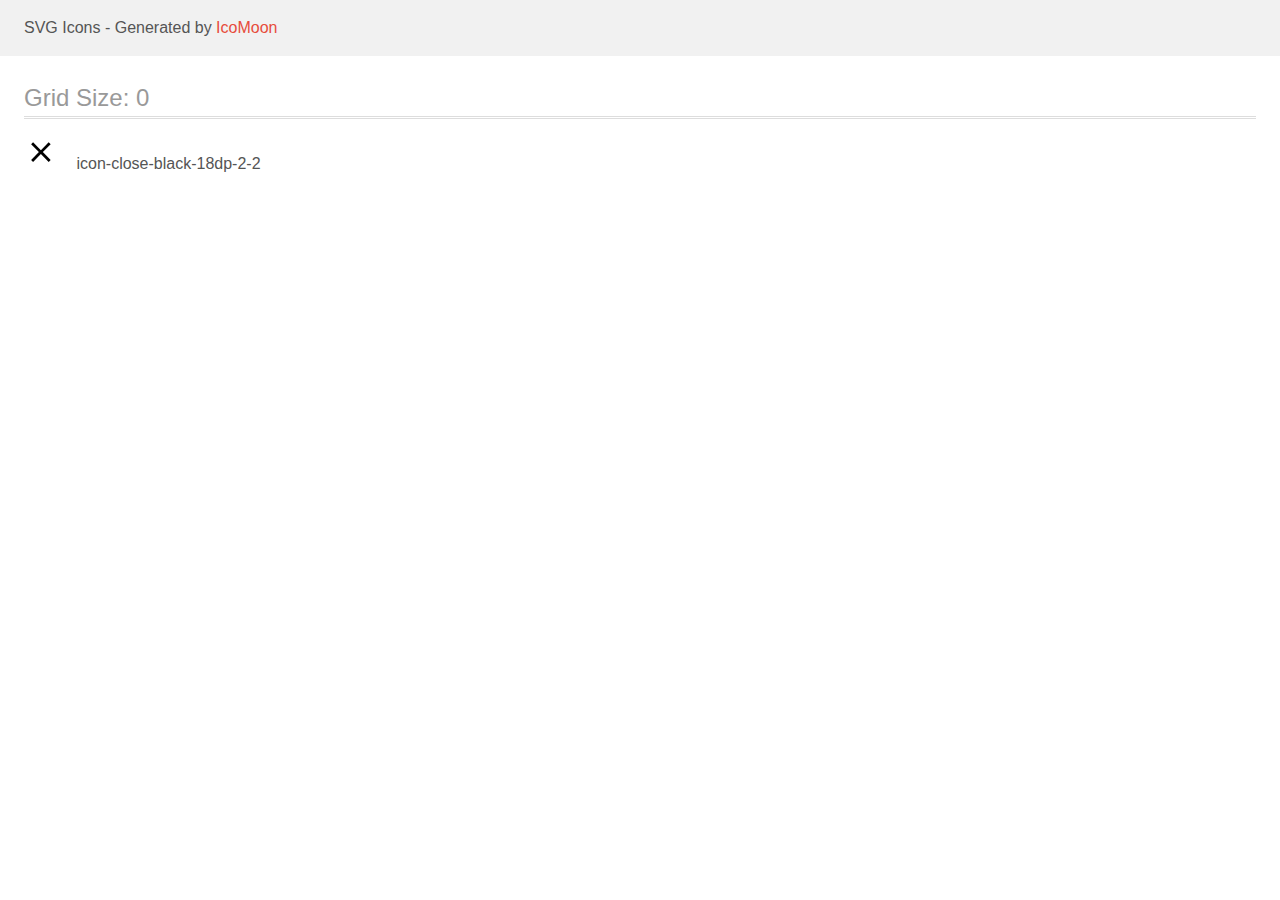
<file: images/icons-sprite 03022/demo.html>
<!doctype html>
<html>
<head>
    <title>IcoMoon - SVG Icons</title>
    <meta charset="utf-8">
    <meta name="viewport" content="width=device-width, initial-scale=1">
    <link rel="stylesheet" href="demo-files/demo.css">
    <link rel="stylesheet" href="style.css">
</head>
<body>
<svg aria-hidden="true" style="position: absolute; width: 0; height: 0; overflow: hidden;" version="1.1" xmlns="http://www.w3.org/2000/svg" xmlns:xlink="http://www.w3.org/1999/xlink">
<defs>
<symbol id="icon-close-black-18dp-2-2" viewBox="0 0 32 32">
<path d="M26.667 7.303l-1.97-1.97-7.808 7.808-7.808-7.808-1.97 1.97 7.808 7.808-7.808 7.808 1.97 1.97 7.808-7.808 7.808 7.808 1.97-1.97-7.808-7.808 7.808-7.808z"></path>
</symbol>
</defs>
</svg>

<header class="bgc1 clearfix">
<div class="mhl">
    <p>SVG Icons - Generated by <a href="https://icomoon.io/app">IcoMoon</a></p>
</div>
</header>
    <div class="clearfix mhl ptl">
        <h1 class="mvm mtn fgc1">Grid Size: 0</h1>
        <div class="glyph fs1">
            <div class="clearfix pbs">
                <svg class="icon icon-close-black-18dp-2-2"><use xlink:href="#icon-close-black-18dp-2-2"></use></svg><span class="name"> icon-close-black-18dp-2-2</span>
            </div>
        </div>
  </div>
<script defer src="svgxuse.js"></script>
</body>
</html>
</file>
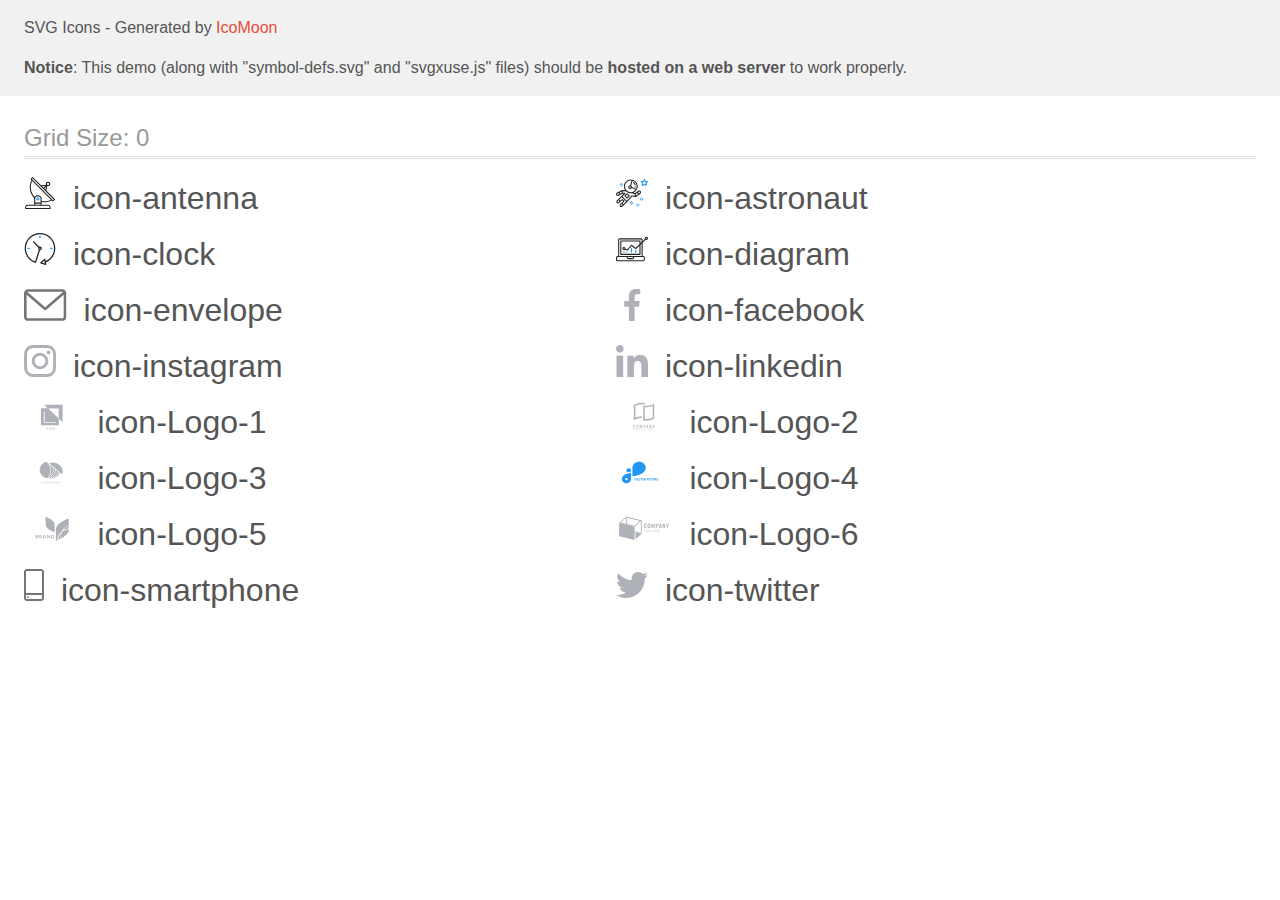
<file: images/icons-sprite/demo-external-svg.html>
<!doctype html>
<html>
<head>
    <title>IcoMoon - SVG Icons</title>
    <meta charset="utf-8">
    <meta name="viewport" content="width=device-width, initial-scale=1">
    <link rel="stylesheet" href="demo-files/demo.css">
    <link rel="stylesheet" href="style.css">
</head>
<body>
<header class="bgc1 clearfix">
<div class="mhl">
    <p>SVG Icons - Generated by <a href="https://icomoon.io/app">IcoMoon</a></p><p><strong>Notice</strong>: This demo (along with "symbol-defs.svg" and "svgxuse.js" files) should be <b>hosted on a web server</b> to work properly.</p>
</div>
</header>
    <div class="clearfix mhl ptl">
        <h1 class="mvm mtn fgc1">Grid Size: 0</h1>
        <div class="glyph fs1">
            <div class="clearfix pbs">
                <svg class="icon icon-antenna"><use xlink:href="symbol-defs.svg#icon-antenna"></use></svg><span class="name"> icon-antenna</span>
            </div>
        </div>
        <div class="glyph fs1">
            <div class="clearfix pbs">
                <svg class="icon icon-astronaut"><use xlink:href="symbol-defs.svg#icon-astronaut"></use></svg><span class="name"> icon-astronaut</span>
            </div>
        </div>
        <div class="glyph fs1">
            <div class="clearfix pbs">
                <svg class="icon icon-clock"><use xlink:href="symbol-defs.svg#icon-clock"></use></svg><span class="name"> icon-clock</span>
            </div>
        </div>
        <div class="glyph fs1">
            <div class="clearfix pbs">
                <svg class="icon icon-diagram"><use xlink:href="symbol-defs.svg#icon-diagram"></use></svg><span class="name"> icon-diagram</span>
            </div>
        </div>
        <div class="glyph fs1">
            <div class="clearfix pbs">
                <svg class="icon icon-envelope"><use xlink:href="symbol-defs.svg#icon-envelope"></use></svg><span class="name"> icon-envelope</span>
            </div>
        </div>
        <div class="glyph fs1">
            <div class="clearfix pbs">
                <svg class="icon icon-facebook"><use xlink:href="symbol-defs.svg#icon-facebook"></use></svg><span class="name"> icon-facebook</span>
            </div>
        </div>
        <div class="glyph fs1">
            <div class="clearfix pbs">
                <svg class="icon icon-instagram"><use xlink:href="symbol-defs.svg#icon-instagram"></use></svg><span class="name"> icon-instagram</span>
            </div>
        </div>
        <div class="glyph fs1">
            <div class="clearfix pbs">
                <svg class="icon icon-linkedin"><use xlink:href="symbol-defs.svg#icon-linkedin"></use></svg><span class="name"> icon-linkedin</span>
            </div>
        </div>
        <div class="glyph fs1">
            <div class="clearfix pbs">
                <svg class="icon icon-Logo-1"><use xlink:href="symbol-defs.svg#icon-Logo-1"></use></svg><span class="name"> icon-Logo-1</span>
            </div>
        </div>
        <div class="glyph fs1">
            <div class="clearfix pbs">
                <svg class="icon icon-Logo-2"><use xlink:href="symbol-defs.svg#icon-Logo-2"></use></svg><span class="name"> icon-Logo-2</span>
            </div>
        </div>
        <div class="glyph fs1">
            <div class="clearfix pbs">
                <svg class="icon icon-Logo-3"><use xlink:href="symbol-defs.svg#icon-Logo-3"></use></svg><span class="name"> icon-Logo-3</span>
            </div>
        </div>
        <div class="glyph fs1">
            <div class="clearfix pbs">
                <svg class="icon icon-Logo-4"><use xlink:href="symbol-defs.svg#icon-Logo-4"></use></svg><span class="name"> icon-Logo-4</span>
            </div>
        </div>
        <div class="glyph fs1">
            <div class="clearfix pbs">
                <svg class="icon icon-Logo-5"><use xlink:href="symbol-defs.svg#icon-Logo-5"></use></svg><span class="name"> icon-Logo-5</span>
            </div>
        </div>
        <div class="glyph fs1">
            <div class="clearfix pbs">
                <svg class="icon icon-Logo-6"><use xlink:href="symbol-defs.svg#icon-Logo-6"></use></svg><span class="name"> icon-Logo-6</span>
            </div>
        </div>
        <div class="glyph fs1">
            <div class="clearfix pbs">
                <svg class="icon icon-smartphone"><use xlink:href="symbol-defs.svg#icon-smartphone"></use></svg><span class="name"> icon-smartphone</span>
            </div>
        </div>
        <div class="glyph fs1">
            <div class="clearfix pbs">
                <svg class="icon icon-twitter"><use xlink:href="symbol-defs.svg#icon-twitter"></use></svg><span class="name"> icon-twitter</span>
            </div>
        </div>
  </div>
<script defer src="svgxuse.js"></script>
</body>
</html>
</file>
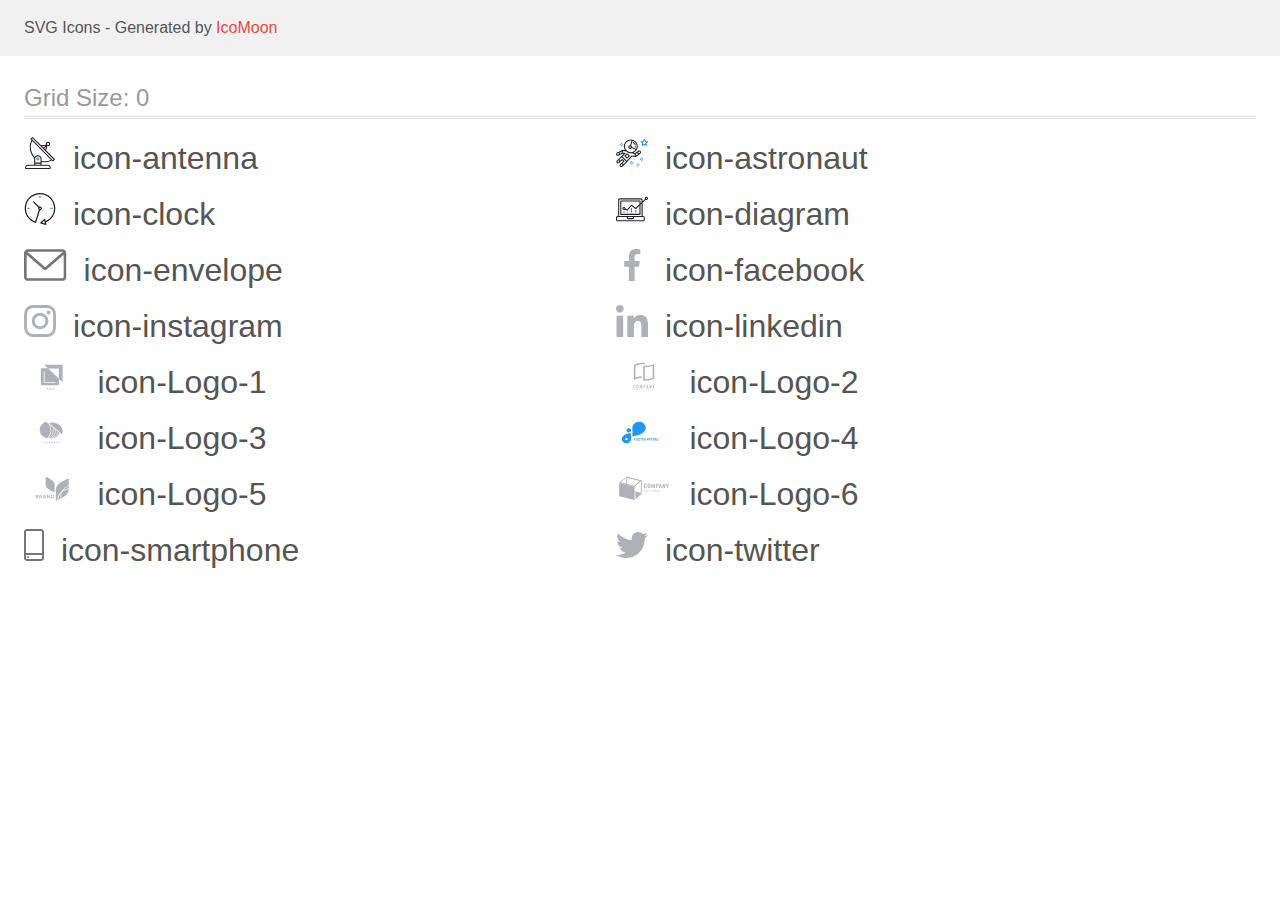
<file: images/icons-sprite/demo.html>
<!doctype html>
<html>
<head>
    <title>IcoMoon - SVG Icons</title>
    <meta charset="utf-8">
    <meta name="viewport" content="width=device-width, initial-scale=1">
    <link rel="stylesheet" href="demo-files/demo.css">
    <link rel="stylesheet" href="style.css">
</head>
<body>
<svg aria-hidden="true" style="position: absolute; width: 0; height: 0; overflow: hidden;" version="1.1" xmlns="http://www.w3.org/2000/svg" xmlns:xlink="http://www.w3.org/1999/xlink">
<defs>
<symbol id="icon-antenna" viewBox="0 0 32 32">
<path fill="#212121" style="fill: var(--color1, #212121)" d="M30.773 22.098l-8.443-8.505 0.937-4.615c0.242 0.094 0.499 0.144 0.758 0.146h0.006c1.192 0.014 2.17-0.941 2.184-2.133s-0.941-2.17-2.133-2.184c-1.192-0.014-2.17 0.941-2.184 2.133-0.003 0.255 0.039 0.509 0.125 0.749l-4.96 0.605-8.091-8.133c-0.099-0.101-0.235-0.159-0.377-0.16-0.14 0.001-0.274 0.056-0.373 0.155l-1.513 1.504c-0.208 0.208-0.208 0.546 0 0.754l0.814 0.826c-3.153 5.798-2.129 12.978 2.519 17.663 0.043 0.041 0.092 0.074 0.146 0.098-0.034 0.18-0.051 0.364-0.052 0.547v6.187h-6.4c-1.472 0.002-2.665 1.195-2.667 2.667v1.067c0 0.295 0.239 0.533 0.533 0.533h24.533c0.295 0 0.533-0.239 0.533-0.533v-1.067c-0.002-1.472-1.195-2.665-2.667-2.667h-6.4v-2.742c1.003 0.21 2.024 0.317 3.049 0.32 2.458-0.003 4.877-0.615 7.040-1.783l0.818 0.823c0.099 0.101 0.235 0.159 0.377 0.16 0.14-0.001 0.274-0.056 0.373-0.155l1.513-1.504c0.208-0.208 0.208-0.546 0-0.754zM23.28 6.233c0.418-0.415 1.093-0.414 1.508 0.004s0.414 1.093-0.004 1.508c-0.2 0.199-0.47 0.31-0.752 0.31h-0.003c-0.589-0.003-1.064-0.483-1.061-1.072 0.002-0.282 0.115-0.552 0.314-0.751h-0.002zM22.024 9.738l-0.598 2.946-1.175-1.182 1.774-1.763zM21.419 8.836l-1.92 1.909-1.485-1.493 3.405-0.415zM24.004 28.8c0.884 0 1.6 0.716 1.6 1.6v0.533h-23.467v-0.533c0-0.884 0.716-1.6 1.6-1.6h20.267zM16.537 26.667v1.067h-5.333v-1.067h5.333zM11.204 25.6v-4.053c0-1.294 1.196-2.347 2.667-2.347s2.667 1.053 2.667 2.347v4.053h-5.333zM17.604 23.904v-2.357c0-1.882-1.675-3.413-3.733-3.413-1.331-0.020-2.576 0.657-3.281 1.786-4.058-4.274-4.971-10.645-2.279-15.887l18.602 18.708c-2.872 1.461-6.165 1.873-9.309 1.163zM28.893 23.22l-21.057-21.181 0.755-0.752 7.935 7.98c0.004 0 0.006 0.007 0.010 0.010l13.115 13.191-0.757 0.752z"></path>
<path fill="#2196f3" style="fill: var(--color2, #2196f3)" d="M13.876 20.267h-0.005c-0.884-0.001-1.601 0.714-1.602 1.598s0.714 1.601 1.598 1.602h0.005c0.884 0.001 1.601-0.714 1.602-1.598s-0.714-1.601-1.598-1.602zM14.249 22.245c-0.1 0.1-0.236 0.156-0.378 0.155-0.295-0.002-0.532-0.242-0.531-0.536 0.001-0.141 0.057-0.276 0.157-0.375s0.233-0.154 0.373-0.155c0.295 0.002 0.532 0.241 0.53 0.536-0.001 0.141-0.057 0.276-0.157 0.375h0.005z"></path>
</symbol>
<symbol id="icon-astronaut" viewBox="0 0 32 32">
<path fill="#2196f3" style="fill: var(--color2, #2196f3)" d="M31.974 4.524c-0.063-0.193-0.229-0.333-0.43-0.363l-1.91-0.278-0.855-1.731c-0.179-0.365-0.777-0.365-0.956 0l-0.855 1.731-1.91 0.278c-0.201 0.029-0.367 0.17-0.431 0.363-0.062 0.193-0.011 0.405 0.135 0.547l1.383 1.348-0.326 1.903c-0.034 0.2 0.048 0.402 0.212 0.522 0.166 0.121 0.382 0.135 0.562 0.040l1.709-0.899 1.709 0.899c0.078 0.041 0.164 0.061 0.249 0.061 0.11 0 0.221-0.034 0.314-0.102 0.164-0.119 0.246-0.322 0.212-0.522l-0.326-1.903 1.383-1.348c0.145-0.142 0.197-0.354 0.135-0.547zM29.511 5.851c-0.125 0.122-0.183 0.299-0.153 0.472l0.191 1.114-1-0.526c-0.078-0.041-0.163-0.061-0.249-0.061s-0.17 0.020-0.249 0.061l-1.001 0.526 0.191-1.114c0.030-0.173-0.028-0.349-0.153-0.472l-0.81-0.789 1.119-0.163c0.174-0.025 0.324-0.134 0.402-0.292l0.5-1.013 0.5 1.013c0.078 0.157 0.228 0.267 0.402 0.292l1.119 0.163-0.809 0.789z"></path>
<path fill="#2196f3" style="fill: var(--color2, #2196f3)" d="M26.134 20.522h-1.067v1.067h1.067v-1.067z"></path>
<path fill="#2196f3" style="fill: var(--color2, #2196f3)" d="M26.134 22.656h-1.067v1.067h1.067v-1.067z"></path>
<path fill="#2196f3" style="fill: var(--color2, #2196f3)" d="M27.2 21.589h-1.067v1.067h1.067v-1.067z"></path>
<path fill="#2196f3" style="fill: var(--color2, #2196f3)" d="M25.067 21.589h-1.067v1.067h1.067v-1.067z"></path>
<path fill="#2196f3" style="fill: var(--color2, #2196f3)" d="M22.4 26.389h-1.067v1.067h1.067v-1.067z"></path>
<path fill="#2196f3" style="fill: var(--color2, #2196f3)" d="M22.4 28.522h-1.067v1.067h1.067v-1.067z"></path>
<path fill="#2196f3" style="fill: var(--color2, #2196f3)" d="M23.467 27.456h-1.067v1.067h1.067v-1.067z"></path>
<path fill="#2196f3" style="fill: var(--color2, #2196f3)" d="M21.333 27.456h-1.067v1.067h1.067v-1.067z"></path>
<path fill="#2196f3" style="fill: var(--color2, #2196f3)" d="M16 24.256h-1.067v1.067h1.067v-1.067z"></path>
<path fill="#2196f3" style="fill: var(--color2, #2196f3)" d="M16 26.389h-1.067v1.067h1.067v-1.067z"></path>
<path fill="#2196f3" style="fill: var(--color2, #2196f3)" d="M17.067 25.322h-1.067v1.067h1.067v-1.067z"></path>
<path fill="#2196f3" style="fill: var(--color2, #2196f3)" d="M14.933 25.322h-1.067v1.067h1.067v-1.067z"></path>
<path fill="#2196f3" style="fill: var(--color2, #2196f3)" d="M5.867 6.122h-1.067v1.067h1.067v-1.067z"></path>
<path fill="#2196f3" style="fill: var(--color2, #2196f3)" d="M5.867 8.255h-1.067v1.067h1.067v-1.067z"></path>
<path fill="#2196f3" style="fill: var(--color2, #2196f3)" d="M6.933 7.189h-1.067v1.067h1.067v-1.067z"></path>
<path fill="#2196f3" style="fill: var(--color2, #2196f3)" d="M4.8 7.189h-1.067v1.067h1.067v-1.067z"></path>
<path fill="#212121" style="fill: var(--color1, #212121)" d="M24.715 14.159c-0.287-0.388-0.709-0.637-1.188-0.705-0.481-0.068-0.956 0.058-1.34 0.352l-1.252 0.96-1.898 1.417-1.358-0.541c2.421-1.086 4.114-3.508 4.114-6.32 0-3.823-3.123-6.933-6.961-6.933s-6.961 3.11-6.961 6.933c0 1.386 0.414 2.674 1.12 3.758l-2.764-0.024c-0.002 0-0.003 0-0.005 0-0.009 0-0.015 0.004-0.023 0.005-0.053 0.002-0.105 0.013-0.155 0.031-0.013 0.005-0.026 0.008-0.038 0.013-0.006 0.003-0.013 0.003-0.019 0.006l-3.233 1.596c-0.001 0-0.001 0-0.001 0.001l-1.893 0.911c-0.021 0.009-0.042 0.021-0.063 0.035-0.755 0.502-1.012 1.489-0.598 2.295 0.22 0.429 0.595 0.745 1.056 0.889 0.178 0.055 0.359 0.083 0.539 0.083 0.29 0 0.577-0.071 0.839-0.211l1.388-0.738 2.264-1.169 1.357-0.008-5.442 5.416c-0.001 0.001-0.001 0.001-0.002 0.001l-1.339 1.333c-0.316 0.315-0.49 0.732-0.49 1.178s0.174 0.863 0.49 1.179c0.325 0.323 0.752 0.485 1.179 0.485s0.854-0.162 1.18-0.485l1.314-1.309 1.741-1.3 0.901 0.897-1.762 1.754c-0 0.001-0.001 0.001-0.002 0.001l-1.339 1.333c-0.316 0.315-0.49 0.732-0.49 1.178s0.174 0.863 0.49 1.179c0.325 0.323 0.753 0.485 1.18 0.485s0.855-0.162 1.18-0.485l3.482-3.467c0.001-0.001 0.001-0.001 0.001-0.002l1.010-1-0.004-0.004c0.006-0.006 0.015-0.009 0.022-0.015l5.166-5.658 3.471 0.494c0.025 0.004 0.050 0.005 0.075 0.005 0.065 0 0.127-0.015 0.187-0.038 0.018-0.006 0.033-0.015 0.050-0.023 0.019-0.010 0.039-0.015 0.058-0.027l3.213-2.133c0.012-0.008 0.018-0.021 0.029-0.029 0.013-0.010 0.029-0.014 0.041-0.026l1.271-1.191c0.662-0.62 0.753-1.635 0.212-2.362zM2.13 17.77c-0.173 0.093-0.37 0.111-0.558 0.052-0.187-0.058-0.338-0.186-0.427-0.358-0.161-0.314-0.068-0.695 0.214-0.902l1.314-0.632 0.449 1.312-0.992 0.528zM5.628 15.942l-1.548 0.8-0.439-1.283 2.027-1.001-0.040 1.484zM20.727 9.322c0 0.918-0.219 1.785-0.599 2.559l-4.181-1.899c-0.044-0.573-0.341-1.075-0.788-1.388l1.464-4.86c2.378 0.756 4.105 2.974 4.105 5.588zM8.938 9.322c0-3.235 2.644-5.867 5.894-5.867 0.253 0 0.5 0.021 0.745 0.052l-1.432 4.754c-0.019-0.001-0.037-0.006-0.057-0.006-1.033 0-1.873 0.837-1.873 1.867s0.84 1.867 1.873 1.867c0.694 0 1.294-0.383 1.618-0.945l3.862 1.755c-1.075 1.446-2.795 2.39-4.737 2.39-3.25 0-5.894-2.632-5.894-5.867zM14.894 10.122c0 0.441-0.362 0.8-0.806 0.8s-0.806-0.359-0.806-0.8c0-0.441 0.362-0.8 0.806-0.8s0.806 0.359 0.806 0.8zM2.465 25.146c-0.236 0.234-0.619 0.234-0.854 0.001-0.114-0.114-0.176-0.263-0.176-0.423s0.062-0.309 0.176-0.421l0.962-0.958 0.851 0.848-0.959 0.955zM5.679 28.88c-0.236 0.234-0.619 0.235-0.855 0.001-0.114-0.114-0.176-0.263-0.176-0.423s0.062-0.309 0.176-0.421l0.963-0.959 0.852 0.848-0.96 0.955zM9.16 25.411c-0.001 0-0.001 0-0.002 0.001l-1.765 1.76-0.852-0.848 1.763-1.755c0 0 0 0 0-0s0.001-0.001 0.002-0.001c0.040-0.040 0.065-0.088 0.090-0.135 0.007-0.014 0.020-0.026 0.026-0.040 0.017-0.041 0.019-0.085 0.026-0.129 0.003-0.025 0.014-0.047 0.014-0.073 0-0.036-0.013-0.070-0.020-0.106-0.006-0.032-0.006-0.065-0.019-0.095-0.020-0.050-0.055-0.094-0.091-0.138-0.010-0.012-0.014-0.027-0.025-0.038 0 0 0 0-0.001 0s-0.001-0.002-0.001-0.002l-1.607-1.6c-0.017-0.017-0.039-0.024-0.058-0.038-0.028-0.022-0.055-0.042-0.087-0.058-0.030-0.015-0.061-0.024-0.093-0.033-0.034-0.010-0.067-0.017-0.103-0.020-0.033-0.002-0.063 0.001-0.095 0.005-0.036 0.004-0.069 0.009-0.104 0.020-0.034 0.011-0.063 0.027-0.094 0.045-0.020 0.011-0.042 0.015-0.061 0.029l-1.773 1.324-0.901-0.897 2.399-2.386 4.361 4.289-0.928 0.919zM15.979 18.394c-0.015-0.002-0.030 0.004-0.045 0.003-0.039-0.002-0.076 0.001-0.115 0.007-0.030 0.005-0.059 0.011-0.088 0.021-0.034 0.012-0.065 0.028-0.097 0.047-0.030 0.018-0.057 0.037-0.083 0.061-0.013 0.011-0.028 0.017-0.040 0.029l-4.698 5.146-4.328-4.257 2.833-2.818c0.209-0.208 0.21-0.546 0.002-0.755-0.105-0.105-0.243-0.157-0.381-0.156v-0.001l-2.219 0.013 0.028-1.607 3.104 0.027c1.265 1.294 3.029 2.101 4.981 2.101 0.437 0 0.864-0.045 1.279-0.123 0.040 0.032 0.079 0.065 0.13 0.085l2.41 0.96 0.331 1.644-3.003-0.427zM20.020 18.572l-0.313-1.558 1.446-1.080 0.947 1.257-2.080 1.381zM23.774 15.741l-0.838 0.785-0.931-1.236 0.831-0.637c0.155-0.119 0.351-0.168 0.543-0.143 0.193 0.027 0.364 0.128 0.48 0.284 0.217 0.292 0.18 0.699-0.085 0.947z"></path>
<path fill="#212121" style="fill: var(--color1, #212121)" d="M13.602 18.544l-2.143-2.133c-0.207-0.207-0.545-0.207-0.753 0l-2.142 2.133c-0.1 0.101-0.157 0.236-0.157 0.378s0.056 0.278 0.157 0.378l2.142 2.133c0.104 0.103 0.241 0.155 0.377 0.155s0.273-0.052 0.376-0.155l2.143-2.133c0.1-0.1 0.157-0.236 0.157-0.378s-0.057-0.278-0.157-0.378zM11.083 20.303l-1.387-1.381 1.387-1.381 1.387 1.381-1.387 1.381z"></path>
<path fill="#212121" style="fill: var(--color1, #212121)" d="M17.164 5.071l-0.258 1.036c0.071 0.018 1.738 0.452 1.738 2.149h1.067c-0-2.017-1.666-2.965-2.547-3.185z"></path>
<path fill="#212121" style="fill: var(--color1, #212121)" d="M19.711 9.322h-1.067v1.067h1.067v-1.067z"></path>
</symbol>
<symbol id="icon-clock" viewBox="0 0 32 32">
<path fill="#212121" style="fill: var(--color1, #212121)" d="M31.297 15.301c-0.002-8.452-6.855-15.303-15.308-15.301s-15.303 6.855-15.301 15.308c0.001 6.658 4.307 12.551 10.649 14.576 0.061 0.019 0.124 0.029 0.187 0.029 0.121-0 0.239-0.032 0.342-0.094 0.135-0.080 0.236-0.207 0.283-0.356l3.865-12.25c1.057-0.005 1.909-0.866 1.903-1.923s-0.866-1.909-1.923-1.903c-0.284 0.001-0.565 0.067-0.82 0.191l-5.106-5.107c-0.253-0.245-0.657-0.238-0.902 0.016-0.239 0.247-0.239 0.639 0 0.886l5.103 5.109c-0.392 0.799-0.168 1.764 0.536 2.309l-3.683 11.673c-7.278-2.681-11.004-10.754-8.323-18.032s10.754-11.004 18.032-8.323 11.004 10.754 8.323 18.032c-1.31 3.556-4.001 6.431-7.462 7.973l-0.398-1.874c-0.073-0.344-0.411-0.565-0.756-0.492-0.109 0.023-0.209 0.074-0.292 0.148l-3.837 3.426c-0.263 0.234-0.287 0.637-0.052 0.9 0.076 0.085 0.174 0.149 0.283 0.184l4.899 1.563c0.335 0.108 0.694-0.077 0.802-0.412 0.034-0.106 0.040-0.219 0.017-0.328l-0.391-1.839c5.664-2.388 9.342-7.942 9.329-14.089zM15.992 14.664c0.352 0 0.638 0.286 0.638 0.638s-0.286 0.638-0.638 0.638c-0.352 0-0.638-0.285-0.638-0.638s0.285-0.638 0.638-0.638zM18.093 29.528l2.184-1.948 0.603 2.84-2.787-0.892z"></path>
<path fill="#2196f3" style="fill: var(--color2, #2196f3)" d="M15.354 3.185v1.275c0 0.352 0.285 0.638 0.638 0.638s0.638-0.285 0.638-0.638v-1.275c0-0.352-0.286-0.638-0.638-0.638s-0.638 0.286-0.638 0.638z"></path>
<path fill="#2196f3" style="fill: var(--color2, #2196f3)" d="M3.876 14.664c-0.352 0-0.638 0.286-0.638 0.638s0.285 0.638 0.638 0.638h1.275c0.352 0 0.638-0.285 0.638-0.638s-0.285-0.638-0.638-0.638h-1.275z"></path>
<path fill="#2196f3" style="fill: var(--color2, #2196f3)" d="M28.108 15.939c0.352 0 0.638-0.285 0.638-0.638s-0.285-0.638-0.638-0.638h-1.275c-0.352 0-0.638 0.286-0.638 0.638s0.286 0.638 0.638 0.638h1.275z"></path>
</symbol>
<symbol id="icon-diagram" viewBox="0 0 32 32">
<path fill="#2196f3" style="fill: var(--color2, #2196f3)" d="M14.926 14.965h1.066v4.798h-1.066v-4.797z"></path>
<path fill="#2196f3" style="fill: var(--color2, #2196f3)" d="M19.19 17.097h1.066v2.665h-1.066v-2.665z"></path>
<path fill="#2196f3" style="fill: var(--color2, #2196f3)" d="M10.661 18.696h1.066v1.066h-1.066v-1.066z"></path>
<path fill="#2196f3" style="fill: var(--color2, #2196f3)" d="M7.463 18.163h1.066v1.599h-1.066v-1.599z"></path>
<path fill="#212121" style="fill: var(--color1, #212121)" d="M1.599 28.291h25.587c0.883 0 1.599-0.716 1.599-1.599v-2.132c0-0.883-0.716-1.599-1.599-1.599h-0.533v-13.293l3.028-2.868c0.703 0.346 1.553 0.136 2.013-0.499s0.396-1.508-0.152-2.068-1.42-0.644-2.065-0.198c-0.644 0.446-0.873 1.292-0.542 2.002l-2.281 2.163v-1.23c0-0.883-0.716-1.599-1.599-1.599h-21.322c-0.883 0-1.599 0.716-1.599 1.599v15.992h-0.533c-0.883 0-1.599 0.716-1.599 1.599v2.132c0 0.883 0.716 1.599 1.599 1.599zM30.384 4.837c0.294 0 0.533 0.239 0.533 0.533s-0.239 0.533-0.533 0.533c-0.294 0-0.533-0.239-0.533-0.533s0.239-0.533 0.533-0.533zM3.198 6.969c0-0.294 0.239-0.533 0.533-0.533h21.322c0.294 0 0.533 0.239 0.533 0.533v2.239l-1.066 1.013v-2.186c0-0.294-0.239-0.533-0.533-0.533h-19.19c-0.294 0-0.533 0.239-0.533 0.533v13.326c0 0.294 0.239 0.533 0.533 0.533h19.19c0.294 0 0.533-0.239 0.533-0.533v-9.674l1.066-1.010v12.284h-22.388v-15.992zM7.996 13.899c-0.721-0.002-1.354 0.478-1.546 1.174s0.105 1.433 0.725 1.801c0.62 0.368 1.41 0.276 1.928-0.226l1.853 0.93c0.215 0.108 0.476 0.057 0.636-0.123l3.939-4.431 3.872 2.901c0.208 0.156 0.498 0.139 0.686-0.039l3.365-3.188v8.131h-18.124v-12.26h18.124v2.66l-3.771 3.572-3.904-2.927c-0.222-0.166-0.534-0.135-0.718 0.072l-3.993 4.493-1.493-0.746c0.011-0.064 0.018-0.129 0.020-0.193 0-0.883-0.716-1.599-1.599-1.599zM8.529 15.498c0 0.294-0.239 0.533-0.533 0.533s-0.533-0.239-0.533-0.533c0-0.294 0.239-0.533 0.533-0.533s0.533 0.239 0.533 0.533zM11.727 24.027h5.331v0.533c0 0.294-0.239 0.533-0.533 0.533h-4.264c-0.294 0-0.533-0.239-0.533-0.533v-0.533zM1.066 24.56c0-0.294 0.239-0.533 0.533-0.533h9.062v0.533c0 0.883 0.716 1.599 1.599 1.599h4.264c0.883 0 1.599-0.716 1.599-1.599v-0.533h9.062c0.294 0 0.533 0.239 0.533 0.533v2.132c0 0.294-0.239 0.533-0.533 0.533h-25.587c-0.294 0-0.533-0.239-0.533-0.533v-2.132z"></path>
</symbol>
<symbol id="icon-envelope" viewBox="0 0 43 32">
<path fill="#757575" style="fill: var(--color3, #757575)" d="M38.667 0h-34.667c-2.206 0-4 1.794-4 4v24c0 2.206 1.794 4 4 4h34.667c2.206 0 4-1.794 4-4v-24c0-2.206-1.794-4-4-4v0zM38.667 2.667c0.181 0 0.353 0.038 0.511 0.103l-17.844 15.466-17.844-15.466c0.158-0.066 0.33-0.103 0.511-0.103h34.667zM38.667 29.333h-34.667c-0.736 0-1.333-0.598-1.333-1.333v-22.413l17.793 15.421c0.251 0.217 0.563 0.326 0.874 0.326s0.622-0.108 0.874-0.326l17.793-15.421v22.413c0 0.736-0.598 1.333-1.333 1.333v0z"></path>
</symbol>
<symbol id="icon-facebook" viewBox="0 0 32 32">
<path fill="#afb1b8" style="fill: var(--color4, #afb1b8)" d="M21.329 5.313h2.921v-5.088c-0.504-0.069-2.237-0.225-4.256-0.225-4.212 0-7.097 2.649-7.097 7.519v4.481h-4.648v5.688h4.648v14.312h5.699v-14.311h4.46l0.708-5.688h-5.169v-3.919c0.001-1.644 0.444-2.769 2.735-2.769z"></path>
</symbol>
<symbol id="icon-instagram" viewBox="0 0 32 32">
<path fill="#afb1b8" style="fill: var(--color4, #afb1b8)" d="M31.969 9.408c-0.075-1.7-0.35-2.869-0.744-3.882-0.406-1.075-1.032-2.038-1.851-2.838-0.8-0.813-1.769-1.444-2.832-1.844-1.019-0.394-2.182-0.669-3.882-0.744-1.713-0.081-2.257-0.1-6.601-0.1s-4.888 0.019-6.595 0.094c-1.7 0.075-2.869 0.35-3.882 0.744-1.075 0.406-2.038 1.031-2.838 1.85-0.813 0.8-1.444 1.769-1.844 2.832-0.394 1.019-0.669 2.182-0.744 3.882-0.081 1.713-0.1 2.257-0.1 6.601s0.019 4.888 0.094 6.595c0.075 1.7 0.35 2.869 0.744 3.882 0.406 1.075 1.038 2.038 1.85 2.838 0.8 0.813 1.769 1.444 2.832 1.844 1.019 0.394 2.182 0.669 3.882 0.744 1.706 0.075 2.25 0.094 6.595 0.094s4.888-0.019 6.595-0.094c1.7-0.075 2.869-0.35 3.882-0.744 2.151-0.832 3.851-2.532 4.682-4.682 0.394-1.019 0.669-2.182 0.744-3.882 0.075-1.707 0.094-2.251 0.094-6.595s-0.006-4.888-0.081-6.595zM29.087 22.473c-0.069 1.563-0.331 2.407-0.55 2.969-0.538 1.394-1.644 2.5-3.038 3.038-0.563 0.219-1.413 0.481-2.969 0.55-1.688 0.075-2.194 0.094-6.464 0.094s-4.782-0.019-6.464-0.094c-1.563-0.069-2.407-0.331-2.969-0.55-0.694-0.256-1.325-0.663-1.838-1.194-0.531-0.519-0.938-1.144-1.194-1.838-0.219-0.563-0.481-1.413-0.55-2.969-0.075-1.688-0.094-2.194-0.094-6.464s0.019-4.782 0.094-6.464c0.069-1.563 0.331-2.407 0.55-2.969 0.256-0.694 0.663-1.325 1.2-1.838 0.519-0.531 1.144-0.938 1.838-1.194 0.563-0.219 1.413-0.481 2.969-0.55 1.688-0.075 2.194-0.094 6.464-0.094 4.276 0 4.782 0.019 6.464 0.094 1.563 0.069 2.407 0.331 2.969 0.55 0.694 0.256 1.325 0.662 1.838 1.194 0.531 0.519 0.938 1.144 1.194 1.838 0.219 0.563 0.481 1.413 0.55 2.969 0.075 1.688 0.094 2.194 0.094 6.464s-0.019 4.77-0.094 6.458z"></path>
<path fill="#afb1b8" style="fill: var(--color4, #afb1b8)" d="M16.059 7.783c-4.538 0-8.22 3.682-8.22 8.22s3.682 8.22 8.22 8.22c4.539 0 8.22-3.682 8.22-8.22s-3.682-8.22-8.22-8.22zM16.059 21.335c-2.944 0-5.332-2.388-5.332-5.332s2.388-5.332 5.332-5.332c2.944 0 5.332 2.388 5.332 5.332s-2.388 5.332-5.332 5.332z"></path>
<path fill="#afb1b8" style="fill: var(--color4, #afb1b8)" d="M26.524 7.458c0 1.060-0.859 1.919-1.919 1.919s-1.919-0.859-1.919-1.919c0-1.060 0.859-1.919 1.919-1.919s1.919 0.859 1.919 1.919z"></path>
</symbol>
<symbol id="icon-linkedin" viewBox="0 0 32 32">
<path fill="#afb1b8" style="fill: var(--color4, #afb1b8)" d="M31.992 32v-0.001h0.008v-11.736c0-5.741-1.236-10.164-7.948-10.164-3.227 0-5.392 1.771-6.276 3.449h-0.093v-2.913h-6.364v21.364h6.627v-10.579c0-2.785 0.528-5.479 3.977-5.479 3.399 0 3.449 3.179 3.449 5.657v10.401h6.62z"></path>
<path fill="#afb1b8" style="fill: var(--color4, #afb1b8)" d="M0.528 10.636h6.635v21.364h-6.635v-21.364z"></path>
<path fill="#afb1b8" style="fill: var(--color4, #afb1b8)" d="M3.843 0c-2.121 0-3.843 1.721-3.843 3.843s1.721 3.879 3.843 3.879c2.121 0 3.843-1.757 3.843-3.879-0.001-2.121-1.723-3.843-3.843-3.843v0z"></path>
</symbol>
<symbol id="icon-Logo-1" viewBox="0 0 57 32">
<path fill="#afb1b8" style="fill: var(--color4, #afb1b8)" d="M20.267 3.733l3.738 3.538-6.938-0.004v17.166h18.133v-6.564l3.733 3.534v-17.671h-18.667zM35.036 17.455l-10.597-10.032h10.597v10.032zM31.746 21.923h-11.81v-11.545h0.835v10.764h10.975v0.782zM22.725 26.72l-0.436 0.898-0.436-0.898h-0.366l0.637 1.198v0.698h0.331v-0.698l0.635-1.198h-0.365zM23.273 28.615l0.154-0.441h0.734l0.155 0.441h0.344l-0.717-1.896h-0.296l-0.716 1.896h0.342zM23.794 27.122l0.275 0.786h-0.549l0.275-0.786zM25.531 27.863c-0.048 0.073-0.072 0.153-0.072 0.241 0 0.16 0.056 0.29 0.168 0.389s0.263 0.148 0.451 0.148 0.349-0.051 0.484-0.152l0.107 0.126h0.367l-0.279-0.329c0.109-0.149 0.164-0.341 0.164-0.574h-0.275c0 0.128-0.026 0.243-0.079 0.348l-0.366-0.432 0.129-0.094c0.091-0.066 0.157-0.132 0.197-0.198s0.060-0.14 0.060-0.219c0-0.12-0.044-0.22-0.133-0.301s-0.201-0.122-0.339-0.122c-0.153 0-0.274 0.043-0.365 0.13s-0.135 0.203-0.135 0.352c0 0.061 0.014 0.124 0.043 0.189s0.081 0.144 0.155 0.237c-0.141 0.101-0.235 0.188-0.283 0.262zM26.386 28.282c-0.093 0.071-0.193 0.107-0.299 0.107-0.095 0-0.17-0.027-0.227-0.082s-0.085-0.126-0.085-0.214c0-0.102 0.052-0.192 0.156-0.271l0.040-0.029 0.414 0.488zM26.046 27.442c-0.089-0.11-0.134-0.202-0.134-0.275 0-0.063 0.018-0.116 0.055-0.158s0.085-0.063 0.147-0.063c0.057 0 0.105 0.018 0.142 0.053s0.056 0.077 0.056 0.126c0 0.075-0.027 0.136-0.081 0.184l-0.040 0.033-0.145 0.099zM29.132 28.472c0.13-0.114 0.205-0.272 0.224-0.474h-0.328c-0.017 0.135-0.059 0.232-0.124 0.29s-0.162 0.087-0.292 0.087c-0.142 0-0.249-0.054-0.323-0.161s-0.109-0.264-0.109-0.469v-0.168c0.002-0.202 0.041-0.355 0.117-0.46s0.188-0.158 0.331-0.158c0.123 0 0.217 0.030 0.28 0.091s0.104 0.158 0.12 0.294h0.328c-0.021-0.207-0.095-0.368-0.223-0.482s-0.296-0.171-0.505-0.171c-0.155 0-0.293 0.037-0.411 0.111s-0.209 0.179-0.272 0.315c-0.063 0.136-0.095 0.294-0.095 0.473v0.177c0.003 0.174 0.035 0.328 0.098 0.46s0.151 0.234 0.266 0.306c0.115 0.071 0.249 0.107 0.4 0.107 0.216 0 0.389-0.056 0.52-0.169zM31.068 28.206c0.064-0.141 0.096-0.304 0.096-0.49v-0.105c-0.001-0.185-0.034-0.347-0.099-0.486s-0.158-0.247-0.277-0.32c-0.119-0.075-0.256-0.112-0.41-0.112s-0.292 0.038-0.411 0.113c-0.119 0.075-0.211 0.183-0.277 0.324s-0.098 0.305-0.098 0.49v0.107c0.001 0.181 0.034 0.342 0.099 0.48s0.159 0.246 0.279 0.322c0.121 0.075 0.258 0.112 0.411 0.112 0.155 0 0.293-0.037 0.411-0.112s0.212-0.183 0.276-0.323zM30.716 27.135c0.080 0.112 0.12 0.273 0.12 0.483v0.099c0 0.214-0.040 0.376-0.119 0.487s-0.19 0.167-0.336 0.167c-0.144 0-0.257-0.057-0.339-0.171s-0.121-0.275-0.121-0.483v-0.109c0.002-0.204 0.043-0.362 0.122-0.473s0.192-0.168 0.335-0.168c0.146 0 0.258 0.056 0.337 0.168z"></path>
</symbol>
<symbol id="icon-Logo-2" viewBox="0 0 57 32">
<path fill="#afb1b8" style="fill: var(--color4, #afb1b8)" d="M26.727 3.165h-0.073c-0.112-0.007-0.224-0.010-0.336-0.012v0h-0.243c-0.212 0-0.428 0.005-0.642 0.016-0.016-0.001-0.032-0.001-0.049 0-1.944 0.11-3.848 0.596-5.609 1.431l-0.231 0.111v11.809l0.54-0.183c0.474-0.163 0.978-0.309 1.5-0.445 1.411-0.362 2.861-0.555 4.317-0.574v1.551c-0.193 0.001-0.38 0.007-0.568 0.016h-0.045c-1.121 0.061-2.233 0.232-3.322 0.51-1.378 0.345-2.708 0.863-3.957 1.542v-15.145c1.298-0.757 2.695-1.325 4.151-1.688 1.278-0.33 2.593-0.5 3.913-0.504h0.228c0.273 0.007 0.538 0.019 0.788 0.038 0.658 0.046 1.31 0.15 1.95 0.311v1.527c-0.621-0.145-1.253-0.24-1.889-0.285-0.013-0.001-0.026-0.002-0.039-0.003-0.132-0.011-0.263-0.022-0.386-0.022zM29.415 4.726c0.339 0.026 0.689 0.038 1.044 0.038 1.388-0.005 2.769-0.182 4.114-0.528 1.378-0.346 2.706-0.865 3.956-1.543v14.875c-1.298 0.756-2.696 1.325-4.153 1.688-1.279 0.329-2.593 0.498-3.913 0.503-1 0.008-1.997-0.11-2.968-0.35v-14.971c0.229 0.053 0.465 0.102 0.706 0.142 0.394 0.066 0.81 0.115 1.214 0.145zM36.985 4.841l-0.54 0.182c-0.497 0.167-0.997 0.316-1.5 0.449-1.465 0.377-2.971 0.57-4.483 0.575-0.352 0-0.676-0.010-0.989-0.030l-0.43-0.028v12.148l0.37 0.033c0.343 0.030 0.696 0.045 1.052 0.045 1.191-0.005 2.377-0.159 3.531-0.457 0.95-0.238 1.874-0.57 2.759-0.991l0.231-0.111v-11.813z"></path>
<path fill="#afb1b8" style="fill: var(--color4, #afb1b8)" d="M19.060 24.113c-0.078-0.080-0.171-0.144-0.274-0.186s-0.214-0.061-0.326-0.057c-0.119-0.002-0.237 0.021-0.347 0.065-0.101 0.040-0.193 0.101-0.27 0.178s-0.135 0.17-0.174 0.271c-0.042 0.107-0.063 0.22-0.062 0.335v2.023c-0.005 0.143 0.022 0.284 0.080 0.415 0.048 0.104 0.117 0.196 0.202 0.271 0.081 0.068 0.176 0.117 0.278 0.144 0.098 0.028 0.2 0.042 0.302 0.042 0.113 0.001 0.224-0.023 0.326-0.070 0.101-0.044 0.193-0.108 0.27-0.187 0.075-0.079 0.135-0.171 0.177-0.271 0.043-0.102 0.065-0.212 0.065-0.323v-0.226h-0.529v0.18c0.002 0.062-0.009 0.123-0.031 0.18-0.017 0.043-0.043 0.082-0.077 0.114-0.033 0.026-0.070 0.046-0.111 0.058-0.036 0.012-0.073 0.018-0.111 0.019-0.047 0.006-0.095-0.002-0.139-0.021s-0.081-0.049-0.11-0.088c-0.050-0.081-0.074-0.176-0.070-0.271v-1.887c-0.003-0.105 0.019-0.208 0.065-0.302 0.027-0.043 0.066-0.077 0.112-0.098s0.097-0.030 0.147-0.024c0.046-0.002 0.091 0.008 0.132 0.028s0.077 0.049 0.104 0.086c0.059 0.078 0.090 0.173 0.088 0.271v0.175h0.524v-0.206c0.001-0.121-0.021-0.241-0.065-0.354-0.039-0.106-0.099-0.203-0.177-0.285z"></path>
<path fill="#afb1b8" style="fill: var(--color4, #afb1b8)" d="M22.202 24.090c-0.169-0.142-0.381-0.221-0.602-0.222-0.108 0-0.215 0.020-0.316 0.057-0.103 0.037-0.198 0.093-0.279 0.165-0.088 0.079-0.158 0.175-0.205 0.283-0.053 0.124-0.079 0.257-0.077 0.392v1.941c-0.004 0.137 0.023 0.272 0.077 0.397 0.048 0.104 0.118 0.197 0.205 0.271 0.081 0.075 0.176 0.133 0.279 0.171 0.101 0.037 0.208 0.056 0.316 0.057s0.215-0.020 0.316-0.057c0.105-0.038 0.202-0.096 0.286-0.171 0.084-0.076 0.152-0.168 0.2-0.271 0.054-0.125 0.081-0.261 0.077-0.397v-1.941c0.003-0.135-0.024-0.268-0.077-0.392-0.047-0.107-0.115-0.203-0.2-0.283zM21.955 26.706c0.004 0.052-0.003 0.104-0.021 0.152s-0.047 0.092-0.084 0.128c-0.070 0.059-0.158 0.091-0.249 0.091s-0.179-0.032-0.249-0.091c-0.037-0.036-0.066-0.080-0.084-0.128s-0.025-0.101-0.021-0.152v-1.941c-0.004-0.052 0.003-0.104 0.021-0.152s0.047-0.092 0.084-0.128c0.070-0.059 0.158-0.091 0.249-0.091s0.179 0.032 0.249 0.091c0.037 0.036 0.066 0.080 0.084 0.128s0.025 0.101 0.021 0.152v1.941z"></path>
<path fill="#afb1b8" style="fill: var(--color4, #afb1b8)" d="M26.329 27.573v-3.674h-0.509l-0.668 1.945h-0.009l-0.673-1.945h-0.503v3.674h0.525v-2.235h0.009l0.514 1.58h0.262l0.518-1.58h0.009v2.235h0.525z"></path>
<path fill="#afb1b8" style="fill: var(--color4, #afb1b8)" d="M29.311 24.157c-0.081-0.091-0.183-0.16-0.297-0.201-0.123-0.040-0.251-0.059-0.38-0.057h-0.78v3.674h0.523v-1.435h0.27c0.163 0.007 0.326-0.027 0.472-0.1 0.119-0.066 0.218-0.163 0.287-0.281 0.061-0.098 0.101-0.206 0.12-0.32 0.021-0.138 0.030-0.278 0.028-0.418 0.005-0.176-0.012-0.353-0.051-0.525-0.035-0.127-0.101-0.243-0.193-0.338zM29.041 25.277c-0.002 0.067-0.019 0.132-0.049 0.191-0.030 0.056-0.077 0.102-0.135 0.129-0.078 0.035-0.162 0.050-0.247 0.046h-0.239v-1.249h0.27c0.081-0.004 0.162 0.012 0.236 0.046 0.054 0.031 0.097 0.079 0.123 0.136 0.029 0.065 0.044 0.134 0.046 0.205 0 0.077 0 0.159 0 0.244s0.005 0.174 0 0.252h-0.005z"></path>
<path fill="#afb1b8" style="fill: var(--color4, #afb1b8)" d="M31.791 23.899h-0.429l-0.809 3.674h0.523l0.154-0.789h0.714l0.154 0.789h0.524l-0.83-3.674zM31.308 26.283l0.258-1.332h0.009l0.256 1.332h-0.524z"></path>
<path fill="#afb1b8" style="fill: var(--color4, #afb1b8)" d="M35.173 26.112h-0.009l-0.791-2.213h-0.503v3.674h0.523v-2.209h0.011l0.8 2.209h0.492v-3.674h-0.523v2.213z"></path>
<path fill="#afb1b8" style="fill: var(--color4, #afb1b8)" d="M38.372 23.899l-0.421 1.461h-0.011l-0.421-1.461h-0.554l0.719 2.121v1.553h0.524v-1.553l0.719-2.121h-0.554z"></path>
<path fill="#afb1b8" style="fill: var(--color4, #afb1b8)" d="M17.6 28.61h0.252v0.708h0.171v-0.708h0.251v-0.145h-0.675v0.145z"></path>
<path fill="#afb1b8" style="fill: var(--color4, #afb1b8)" d="M19.721 28.465l-0.331 0.853h0.182l0.070-0.194h0.34l0.073 0.194h0.186l-0.339-0.853h-0.182zM19.694 28.981l0.116-0.316 0.116 0.316h-0.232z"></path>
<path fill="#afb1b8" style="fill: var(--color4, #afb1b8)" d="M21.818 29.004h0.197v0.11c-0.058 0.046-0.129 0.071-0.202 0.072-0.034 0.002-0.069-0.004-0.1-0.019s-0.059-0.036-0.081-0.063c-0.045-0.065-0.068-0.143-0.063-0.222 0-0.19 0.082-0.285 0.246-0.285 0.043-0.004 0.086 0.007 0.121 0.032s0.061 0.062 0.072 0.104l0.169-0.033c-0.036-0.167-0.156-0.251-0.362-0.251-0.11-0.003-0.216 0.036-0.298 0.11-0.043 0.042-0.076 0.094-0.097 0.15s-0.030 0.117-0.025 0.178c-0.005 0.117 0.034 0.231 0.109 0.32 0.042 0.043 0.092 0.077 0.148 0.098s0.116 0.031 0.176 0.027c0.134 0.004 0.263-0.045 0.362-0.136v-0.336h-0.37v0.144z"></path>
<path fill="#afb1b8" style="fill: var(--color4, #afb1b8)" d="M23.959 28.465h-0.173v0.853h0.598v-0.145h-0.425v-0.708z"></path>
<path fill="#afb1b8" style="fill: var(--color4, #afb1b8)" d="M25.769 28.465h-0.173v0.853h0.173v-0.853z"></path>
<path fill="#afb1b8" style="fill: var(--color4, #afb1b8)" d="M27.539 29.035l-0.349-0.57h-0.167v0.853h0.161v-0.557l0.343 0.557h0.171v-0.853h-0.158v0.57z"></path>
<path fill="#afb1b8" style="fill: var(--color4, #afb1b8)" d="M29.14 28.943h0.425v-0.145h-0.425v-0.187h0.457v-0.145h-0.63v0.853h0.648v-0.145h-0.475v-0.231z"></path>
<path fill="#afb1b8" style="fill: var(--color4, #afb1b8)" d="M33.020 28.802h-0.336v-0.336h-0.171v0.853h0.171v-0.373h0.336v0.373h0.171v-0.853h-0.171v0.336z"></path>
<path fill="#afb1b8" style="fill: var(--color4, #afb1b8)" d="M34.629 28.943h0.426v-0.145h-0.426v-0.187h0.459v-0.145h-0.63v0.853h0.646v-0.145h-0.475v-0.231z"></path>
<path fill="#afb1b8" style="fill: var(--color4, #afb1b8)" d="M36.812 28.943c0.148-0.023 0.224-0.102 0.224-0.237 0.004-0.036-0.001-0.073-0.016-0.106s-0.038-0.062-0.068-0.083c-0.077-0.039-0.163-0.056-0.25-0.050h-0.362v0.853h0.171v-0.357h0.034c0.037-0.002 0.073 0.004 0.107 0.019 0.025 0.015 0.046 0.037 0.061 0.062l0.186 0.271h0.205l-0.104-0.167c-0.046-0.082-0.111-0.153-0.189-0.205zM36.64 28.825h-0.127v-0.214h0.135c0.059-0.005 0.118 0.002 0.174 0.020 0.012 0.011 0.022 0.025 0.029 0.040s0.009 0.032 0.009 0.049c-0.001 0.017-0.005 0.033-0.013 0.048s-0.019 0.027-0.032 0.037c-0.056 0.017-0.115 0.024-0.174 0.020z"></path>
<path fill="#afb1b8" style="fill: var(--color4, #afb1b8)" d="M38.458 28.943h0.425v-0.145h-0.425v-0.187h0.459v-0.145h-0.631v0.853h0.648v-0.145h-0.475v-0.231z"></path>
</symbol>
<symbol id="icon-Logo-3" viewBox="0 0 57 32">
<path fill="#afb1b8" style="fill: var(--color4, #afb1b8)" d="M19.417 26.187c0.008 0 0.017 0.002 0.025 0.005s0.015 0.007 0.020 0.013l0.116 0.111c-0.090 0.090-0.202 0.162-0.327 0.211-0.147 0.053-0.305 0.079-0.464 0.076-0.149 0.003-0.298-0.021-0.436-0.071-0.125-0.045-0.237-0.113-0.329-0.2-0.094-0.089-0.166-0.194-0.212-0.308-0.051-0.127-0.076-0.261-0.074-0.396-0.002-0.135 0.025-0.27 0.080-0.397 0.051-0.115 0.127-0.22 0.225-0.308 0.099-0.087 0.218-0.155 0.349-0.201 0.143-0.048 0.296-0.072 0.449-0.071 0.143-0.003 0.285 0.019 0.417 0.064 0.115 0.043 0.221 0.104 0.313 0.178l-0.097 0.119c-0.007 0.008-0.015 0.016-0.025 0.021-0.012 0.007-0.025 0.010-0.039 0.009-0.015-0.001-0.030-0.005-0.042-0.013l-0.052-0.032-0.073-0.040c-0.031-0.015-0.064-0.028-0.097-0.039-0.043-0.013-0.087-0.024-0.132-0.032-0.057-0.009-0.115-0.013-0.173-0.013-0.111-0.001-0.22 0.017-0.323 0.053-0.096 0.034-0.182 0.084-0.253 0.149-0.073 0.069-0.128 0.15-0.164 0.238-0.041 0.101-0.061 0.207-0.060 0.313-0.002 0.108 0.018 0.216 0.060 0.318 0.035 0.087 0.090 0.167 0.161 0.236 0.067 0.064 0.149 0.114 0.241 0.147 0.095 0.034 0.197 0.051 0.3 0.050 0.059 0.001 0.119-0.003 0.177-0.010 0.096-0.010 0.188-0.039 0.269-0.085 0.041-0.023 0.079-0.049 0.115-0.078 0.015-0.012 0.035-0.020 0.055-0.020z"></path>
<path fill="#afb1b8" style="fill: var(--color4, #afb1b8)" d="M22.776 25.629c0.002 0.134-0.025 0.267-0.078 0.393-0.047 0.114-0.122 0.218-0.219 0.305s-0.214 0.155-0.344 0.2c-0.285 0.094-0.599 0.094-0.884 0-0.129-0.046-0.245-0.114-0.342-0.201-0.097-0.089-0.172-0.194-0.221-0.308-0.105-0.255-0.105-0.533 0-0.787 0.050-0.115 0.125-0.22 0.221-0.31 0.097-0.084 0.214-0.15 0.342-0.193 0.284-0.096 0.6-0.096 0.884 0 0.129 0.046 0.246 0.114 0.343 0.201 0.096 0.088 0.17 0.191 0.22 0.304 0.054 0.127 0.080 0.261 0.078 0.395zM22.47 25.629c0.002-0.107-0.016-0.214-0.055-0.316-0.033-0.087-0.086-0.168-0.156-0.236-0.068-0.065-0.152-0.116-0.246-0.149-0.207-0.069-0.436-0.069-0.643 0-0.094 0.033-0.178 0.084-0.246 0.149-0.071 0.068-0.125 0.149-0.157 0.236-0.074 0.206-0.074 0.426 0 0.632 0.033 0.087 0.086 0.168 0.157 0.236 0.068 0.065 0.152 0.115 0.246 0.148 0.207 0.067 0.435 0.067 0.643 0 0.093-0.033 0.177-0.083 0.246-0.148 0.070-0.069 0.123-0.149 0.156-0.236 0.039-0.102 0.058-0.209 0.055-0.316z"></path>
<path fill="#afb1b8" style="fill: var(--color4, #afb1b8)" d="M25.067 25.96l0.030 0.071c0.012-0.025 0.022-0.048 0.033-0.071 0.011-0.024 0.024-0.047 0.038-0.070l0.743-1.174c0.015-0.020 0.028-0.033 0.042-0.037 0.020-0.005 0.040-0.007 0.061-0.006h0.22v1.909h-0.26v-1.404c0-0.018 0-0.038 0-0.059-0.001-0.022-0.001-0.044 0-0.066l-0.747 1.19c-0.009 0.018-0.025 0.033-0.044 0.043s-0.041 0.016-0.064 0.016h-0.042c-0.023 0-0.045-0.005-0.064-0.016s-0.034-0.026-0.044-0.044l-0.769-1.198c0 0.023 0 0.046 0 0.068s0 0.043 0 0.061v1.404h-0.252v-1.905h0.22c0.021-0.001 0.041 0.001 0.061 0.006 0.018 0.008 0.032 0.021 0.041 0.037l0.759 1.175c0.015 0.022 0.028 0.045 0.038 0.068z"></path>
<path fill="#afb1b8" style="fill: var(--color4, #afb1b8)" d="M27.864 25.865v0.715h-0.291v-1.906h0.649c0.122-0.002 0.244 0.012 0.362 0.042 0.094 0.023 0.181 0.064 0.256 0.119 0.065 0.052 0.114 0.116 0.145 0.187 0.034 0.078 0.051 0.161 0.049 0.244 0.001 0.084-0.017 0.167-0.054 0.244-0.035 0.073-0.089 0.138-0.157 0.191-0.075 0.057-0.162 0.1-0.257 0.126-0.113 0.031-0.232 0.046-0.35 0.044l-0.352-0.005zM27.864 25.66h0.352c0.076 0.001 0.153-0.009 0.225-0.029 0.060-0.018 0.115-0.046 0.163-0.082 0.044-0.035 0.078-0.078 0.099-0.126 0.024-0.051 0.036-0.105 0.035-0.16 0.003-0.053-0.007-0.106-0.029-0.155s-0.057-0.094-0.102-0.13c-0.111-0.075-0.251-0.112-0.391-0.102h-0.352v0.786z"></path>
<path fill="#afb1b8" style="fill: var(--color4, #afb1b8)" d="M31.772 26.583h-0.23c-0.023 0.001-0.046-0.006-0.064-0.018-0.017-0.012-0.029-0.027-0.038-0.044l-0.198-0.461h-0.993l-0.205 0.461c-0.008 0.017-0.020 0.032-0.036 0.043-0.018 0.013-0.042 0.020-0.065 0.019h-0.23l0.872-1.909h0.302l0.884 1.909zM30.333 25.874h0.82l-0.346-0.777c-0.026-0.058-0.048-0.118-0.065-0.179l-0.034 0.1c-0.010 0.030-0.022 0.058-0.032 0.081l-0.343 0.776z"></path>
<path fill="#afb1b8" style="fill: var(--color4, #afb1b8)" d="M33.029 24.682c0.017 0.008 0.032 0.020 0.044 0.034l1.272 1.439c0-0.023 0-0.046 0-0.067s0-0.043 0-0.063v-1.352h0.26v1.909h-0.145c-0.021 0.001-0.041-0.003-0.060-0.011-0.018-0.009-0.034-0.021-0.047-0.035l-1.271-1.438c0.001 0.022 0.001 0.044 0 0.066 0 0.021 0 0.040 0 0.058v1.361h-0.26v-1.909h0.154c0.018-0 0.036 0.003 0.052 0.009z"></path>
<path fill="#afb1b8" style="fill: var(--color4, #afb1b8)" d="M36.748 25.823v0.758h-0.291v-0.758l-0.804-1.15h0.26c0.022-0.001 0.045 0.005 0.063 0.016 0.016 0.012 0.029 0.027 0.039 0.043l0.503 0.742c0.020 0.032 0.038 0.061 0.052 0.088s0.026 0.054 0.036 0.081l0.038-0.082c0.014-0.030 0.031-0.059 0.049-0.087l0.496-0.747c0.010-0.015 0.023-0.028 0.038-0.040 0.017-0.013 0.040-0.020 0.063-0.019h0.263l-0.806 1.155z"></path>
<path fill="#afb1b8" style="fill: var(--color4, #afb1b8)" d="M24.923 21.47c0.127 0.014 0.255 0.025 0.384 0.035 1.962-0.763 3.622-2.011 4.772-3.588s1.74-3.415 1.695-5.282l-2.162-1.879c0.44 1.988 0.234 4.043-0.594 5.935s-2.245 3.547-4.094 4.779z"></path>
<path fill="#afb1b8" style="fill: var(--color4, #afb1b8)" d="M24.151 21.383l0.058 0.010c1.975-1.228 3.482-2.942 4.323-4.921s0.981-4.133 0.4-6.181l-3.080-2.676c1.246 2.2 1.747 4.661 1.446 7.098s-1.393 4.75-3.147 6.67z"></path>
<path fill="#afb1b8" style="fill: var(--color4, #afb1b8)" d="M34.596 14.841c-0.523 2.052-1.794 3.902-3.624 5.276-0.534 0.404-1.111 0.763-1.722 1.074 1.49-0.38 2.859-1.053 4.003-1.966s2.030-2.042 2.592-3.3l-1.249-1.084z"></path>
<path fill="#afb1b8" style="fill: var(--color4, #afb1b8)" d="M34.106 14.539l-1.778-1.545c-0.034 1.762-0.61 3.483-1.669 4.986s-2.562 2.731-4.352 3.559h0.009c0.399-0 0.798-0.021 1.194-0.062 1.673-0.593 3.151-1.537 4.303-2.748s1.94-2.65 2.295-4.189z"></path>
<path fill="#afb1b8" style="fill: var(--color4, #afb1b8)" d="M24.409 6.486l-2.122-1.846c-1.897 0.637-3.528 1.756-4.68 3.212s-1.772 3.179-1.778 4.946v0c0.007 1.952 0.763 3.846 2.149 5.383s3.322 2.628 5.501 3.101c1.946-2.060 3.085-4.605 3.252-7.266s-0.647-5.299-2.323-7.53z"></path>
<path fill="#afb1b8" style="fill: var(--color4, #afb1b8)" d="M39.008 14.255c-0.008-2.316-1.070-4.535-2.955-6.173s-4.439-2.561-7.105-2.567c-1.232-0.001-2.453 0.196-3.602 0.582l12.99 11.286c0.445-0.998 0.673-2.058 0.672-3.128z"></path>
</symbol>
<symbol id="icon-Logo-4" viewBox="0 0 57 32">
<path fill="#2196f3" style="fill: var(--color2, #2196f3)" d="M12.878 11.255h-0.002c-1.279 0-2.316 0.921-2.316 2.058v0.001c0 1.137 1.037 2.058 2.316 2.058h0.002c1.279 0 2.316-0.921 2.316-2.058v-0.001c0-1.137-1.037-2.058-2.316-2.058z"></path>
<path fill="#2196f3" style="fill: var(--color2, #2196f3)" d="M29.971 10.597c-0.004-1.579-0.711-3.092-1.967-4.208s-2.958-1.745-4.735-1.749v0c-1.777 0.003-3.48 0.631-4.737 1.748s-1.964 2.63-1.968 4.209v8.706c0 0 13.405-1.327 13.406-8.704v-0.001z"></path>
<path fill="#2196f3" style="fill: var(--color2, #2196f3)" d="M5.867 22.16c0.003 1.098 0.496 2.151 1.369 2.928s2.058 1.215 3.294 1.218c1.236-0.003 2.42-0.441 3.294-1.218s1.366-1.829 1.37-2.927v-6.057c0 0-9.327 0.924-9.327 6.056zM10.53 23.245c-0.242 0-0.478-0.064-0.678-0.183s-0.357-0.289-0.45-0.487c-0.092-0.198-0.117-0.417-0.069-0.627s0.163-0.404 0.334-0.556c0.171-0.152 0.388-0.255 0.625-0.297s0.482-0.020 0.706 0.062c0.223 0.082 0.414 0.221 0.548 0.4s0.206 0.388 0.206 0.603c0.001 0.143-0.031 0.284-0.092 0.417s-0.151 0.252-0.264 0.353c-0.114 0.101-0.248 0.182-0.397 0.236s-0.308 0.083-0.468 0.083v-0.004z"></path>
<path fill="#2196f3" style="fill: var(--color2, #2196f3)" d="M19.956 22.647h-0.9v0.93h-0.469v-2.275h1.481v0.38h-1.012v0.588h0.9v0.378zM22.209 22.491c0 0.224-0.040 0.42-0.119 0.589s-0.193 0.299-0.341 0.391c-0.147 0.092-0.316 0.137-0.506 0.137-0.189 0-0.357-0.045-0.505-0.136s-0.262-0.22-0.344-0.387c-0.081-0.169-0.122-0.363-0.123-0.581v-0.112c0-0.224 0.040-0.421 0.12-0.591 0.081-0.171 0.195-0.302 0.342-0.392 0.148-0.092 0.317-0.137 0.506-0.137s0.358 0.046 0.505 0.137c0.148 0.091 0.262 0.221 0.342 0.392 0.081 0.17 0.122 0.366 0.122 0.589v0.102zM21.734 22.388c0-0.238-0.043-0.42-0.128-0.544s-0.207-0.186-0.366-0.186c-0.157 0-0.279 0.061-0.364 0.184-0.085 0.122-0.129 0.301-0.13 0.538v0.111c0 0.232 0.043 0.412 0.128 0.541s0.208 0.192 0.369 0.192c0.157 0 0.278-0.061 0.363-0.184 0.084-0.124 0.127-0.304 0.128-0.541v-0.111zM23.73 22.98c0-0.089-0.031-0.156-0.094-0.203-0.063-0.048-0.175-0.098-0.337-0.15-0.163-0.053-0.291-0.105-0.386-0.156-0.258-0.14-0.387-0.328-0.387-0.564 0-0.123 0.034-0.232 0.103-0.328 0.070-0.097 0.169-0.172 0.298-0.227 0.13-0.054 0.276-0.081 0.438-0.081 0.163 0 0.307 0.030 0.434 0.089 0.127 0.058 0.226 0.141 0.295 0.248s0.106 0.229 0.106 0.366h-0.469c0-0.104-0.033-0.185-0.098-0.242s-0.158-0.087-0.277-0.087c-0.115 0-0.204 0.024-0.267 0.073-0.064 0.048-0.095 0.111-0.095 0.191 0 0.074 0.037 0.136 0.111 0.186 0.075 0.050 0.185 0.097 0.33 0.141 0.267 0.080 0.461 0.18 0.583 0.298s0.183 0.267 0.183 0.444c0 0.197-0.075 0.352-0.223 0.464-0.149 0.111-0.349 0.167-0.602 0.167-0.175 0-0.334-0.032-0.478-0.095-0.144-0.065-0.254-0.153-0.33-0.264s-0.113-0.241-0.113-0.388h0.47c0 0.251 0.15 0.377 0.45 0.377 0.111 0 0.198-0.022 0.261-0.067 0.063-0.046 0.094-0.109 0.094-0.191zM26.231 21.682h-0.697v1.895h-0.469v-1.895h-0.687v-0.38h1.853v0.38zM27.869 22.591h-0.9v0.609h1.056v0.377h-1.525v-2.275h1.522v0.38h-1.053v0.542h0.9v0.367zM29.142 22.744h-0.373v0.833h-0.469v-2.275h0.845c0.269 0 0.476 0.060 0.622 0.18s0.219 0.289 0.219 0.508c0 0.155-0.034 0.285-0.102 0.389-0.067 0.103-0.168 0.185-0.305 0.247l0.492 0.93v0.022h-0.503l-0.427-0.833zM28.769 22.365h0.378c0.118 0 0.209-0.030 0.273-0.089 0.065-0.060 0.097-0.143 0.097-0.248 0-0.107-0.031-0.192-0.092-0.253-0.060-0.061-0.154-0.092-0.28-0.092h-0.377v0.683zM31.609 22.775v0.802h-0.469v-2.275h0.887c0.171 0 0.321 0.031 0.45 0.094s0.23 0.152 0.3 0.267c0.070 0.115 0.105 0.245 0.105 0.392 0 0.223-0.077 0.399-0.23 0.528-0.152 0.128-0.363 0.192-0.633 0.192h-0.411zM31.609 22.396h0.419c0.124 0 0.218-0.029 0.283-0.088 0.066-0.058 0.098-0.142 0.098-0.25 0-0.111-0.033-0.202-0.098-0.27s-0.156-0.104-0.272-0.106h-0.43v0.714zM34.575 22.591h-0.9v0.609h1.056v0.377h-1.525v-2.275h1.522v0.38h-1.053v0.542h0.9v0.367zM36.75 21.682h-0.697v1.895h-0.469v-1.895h-0.688v-0.38h1.853v0.38zM38.387 22.591h-0.9v0.609h1.056v0.377h-1.525v-2.275h1.522v0.38h-1.053v0.542h0.9v0.367zM39.661 22.744h-0.373v0.833h-0.469v-2.275h0.845c0.269 0 0.476 0.060 0.622 0.18s0.219 0.289 0.219 0.508c0 0.155-0.034 0.285-0.102 0.389-0.067 0.103-0.168 0.185-0.305 0.247l0.492 0.93v0.022h-0.503l-0.427-0.833zM39.287 22.365h0.378c0.118 0 0.209-0.030 0.273-0.089 0.065-0.060 0.097-0.143 0.097-0.248 0-0.107-0.031-0.192-0.092-0.253-0.060-0.061-0.154-0.092-0.28-0.092h-0.377v0.683zM42.042 22.98c0-0.089-0.031-0.156-0.094-0.203-0.063-0.048-0.175-0.098-0.337-0.15-0.163-0.053-0.291-0.105-0.386-0.156-0.258-0.14-0.388-0.328-0.388-0.564 0-0.123 0.034-0.232 0.103-0.328 0.070-0.097 0.169-0.172 0.298-0.227 0.13-0.054 0.276-0.081 0.438-0.081 0.163 0 0.307 0.030 0.434 0.089 0.127 0.058 0.226 0.141 0.295 0.248 0.071 0.107 0.106 0.229 0.106 0.366h-0.469c0-0.104-0.033-0.185-0.098-0.242s-0.158-0.087-0.277-0.087c-0.115 0-0.204 0.024-0.267 0.073-0.064 0.048-0.095 0.111-0.095 0.191 0 0.074 0.037 0.136 0.111 0.186 0.075 0.050 0.185 0.097 0.33 0.141 0.267 0.080 0.461 0.18 0.583 0.298s0.183 0.267 0.183 0.444c0 0.197-0.074 0.352-0.223 0.464-0.149 0.111-0.349 0.167-0.602 0.167-0.175 0-0.334-0.032-0.478-0.095-0.144-0.065-0.254-0.153-0.33-0.264-0.075-0.111-0.112-0.241-0.112-0.388h0.47c0 0.251 0.15 0.377 0.45 0.377 0.111 0 0.198-0.022 0.261-0.067 0.063-0.046 0.094-0.109 0.094-0.191z"></path>
</symbol>
<symbol id="icon-Logo-5" viewBox="0 0 57 32">
<path fill="#afb1b8" style="fill: var(--color4, #afb1b8)" d="M14.27 23.859c0.13 0.147 0.199 0.332 0.196 0.521 0.007 0.123-0.017 0.247-0.070 0.361s-0.132 0.216-0.233 0.297c-0.252 0.175-0.565 0.26-0.881 0.24h-1.549v-3.302h1.517c0.299-0.018 0.596 0.059 0.84 0.219 0.098 0.075 0.176 0.17 0.227 0.277s0.074 0.224 0.068 0.341c0.009 0.182-0.054 0.361-0.176 0.505-0.118 0.131-0.28 0.222-0.462 0.258 0.205 0.034 0.391 0.134 0.523 0.282v0zM12.454 23.36h0.648c0.147 0.010 0.294-0.029 0.412-0.11 0.049-0.040 0.087-0.090 0.111-0.146s0.034-0.116 0.028-0.176c0.005-0.060-0.005-0.12-0.029-0.175s-0.061-0.106-0.108-0.147c-0.122-0.083-0.273-0.123-0.425-0.111h-0.638v0.866zM13.578 24.627c0.052-0.041 0.093-0.093 0.12-0.151s0.038-0.121 0.034-0.184c0.004-0.064-0.008-0.127-0.035-0.186s-0.069-0.111-0.121-0.153c-0.127-0.086-0.283-0.128-0.44-0.119h-0.68v0.908h0.689c0.155 0.008 0.309-0.032 0.435-0.114v0z"></path>
<path fill="#afb1b8" style="fill: var(--color4, #afb1b8)" d="M17.371 25.278l-0.844-1.291h-0.317v1.291h-0.726v-3.302h1.374c0.346-0.022 0.689 0.078 0.957 0.281 0.192 0.179 0.308 0.415 0.327 0.666s-0.061 0.499-0.224 0.7c-0.17 0.178-0.401 0.296-0.655 0.336l0.898 1.32h-0.789zM16.21 23.538h0.594c0.412 0 0.618-0.167 0.618-0.5 0.004-0.068-0.007-0.136-0.033-0.2s-0.066-0.122-0.118-0.171c-0.13-0.099-0.298-0.147-0.467-0.134h-0.601l0.007 1.005z"></path>
<path fill="#afb1b8" style="fill: var(--color4, #afb1b8)" d="M21.339 24.614h-1.446l-0.255 0.665h-0.761l1.328-3.265h0.823l1.323 3.265h-0.761l-0.25-0.665zM21.145 24.114l-0.529-1.394-0.529 1.394h1.057z"></path>
<path fill="#afb1b8" style="fill: var(--color4, #afb1b8)" d="M26.305 25.278h-0.721l-1.616-2.245v2.245h-0.719v-3.302h0.719l1.616 2.258v-2.258h0.721v3.302z"></path>
<path fill="#afb1b8" style="fill: var(--color4, #afb1b8)" d="M30.417 24.488c-0.149 0.249-0.376 0.452-0.652 0.582-0.314 0.145-0.662 0.217-1.013 0.208h-1.283v-3.302h1.283c0.351-0.008 0.698 0.061 1.013 0.203 0.276 0.127 0.503 0.328 0.652 0.576 0.148 0.269 0.226 0.565 0.226 0.866s-0.077 0.598-0.226 0.866v0zM29.593 24.409c0.206-0.219 0.319-0.499 0.319-0.788s-0.113-0.569-0.319-0.788c-0.249-0.199-0.573-0.3-0.902-0.281h-0.5v2.137h0.5c0.329 0.019 0.654-0.082 0.902-0.281z"></path>
<path fill="#afb1b8" style="fill: var(--color4, #afb1b8)" d="M21.79 3.609c0 0 9.301 3.215 9.103 7.867v7.869c0 0-9.294-3.217-9.1-7.869l-0.004-7.867z"></path>
<path fill="#afb1b8" style="fill: var(--color4, #afb1b8)" d="M39.179 17.503c1.757-1.107 3.788-1.792 5.909-1.994v-2.463c-2.444 0.862-4.517 2.426-5.909 4.457v0z"></path>
<path fill="#afb1b8" style="fill: var(--color4, #afb1b8)" d="M38.124 18.245c1.438-2.651 3.93-4.696 6.964-5.715v-7.098c0 0-13.245 4.58-12.965 11.205v11.203c0 0 0.59-0.205 1.519-0.589 0-0.358 0-0.719 0.042-1.082 0.274-3.076 1.871-5.926 4.44-7.924v0z"></path>
<path fill="#afb1b8" style="fill: var(--color4, #afb1b8)" d="M36.864 22.407c0.070-0.777 0.225-1.546 0.463-2.294-1.599 1.725-2.568 3.866-2.77 6.122-0.019 0.213-0.030 0.426-0.035 0.645 0.752-0.331 1.628-0.744 2.548-1.229-0.235-1.067-0.304-2.159-0.206-3.244v0z"></path>
<path fill="#afb1b8" style="fill: var(--color4, #afb1b8)" d="M37.391 22.447c-0.088 0.982-0.033 1.969 0.164 2.938 3.619-1.983 7.685-5.046 7.528-8.748v-0.323c-2.585 0.265-5.004 1.3-6.885 2.946-0.44 1.020-0.712 2.094-0.807 3.188v0z"></path>
</symbol>
<symbol id="icon-Logo-6" viewBox="0 0 57 32">
<path fill="#afb1b8" style="fill: var(--color4, #afb1b8)" d="M28.493 14.618c-0.236-0.315-0.349-0.686-0.323-1.061v-1.538c0-0.471 0.107-0.83 0.321-1.075s0.581-0.367 1.102-0.366c0.489 0 0.836 0.104 1.042 0.313 0.224 0.266 0.333 0.592 0.308 0.92v0.361h-0.875v-0.366c0.003-0.12-0.005-0.24-0.025-0.358-0.013-0.081-0.057-0.156-0.125-0.213-0.090-0.061-0.203-0.091-0.317-0.083-0.12-0.008-0.239 0.024-0.333 0.088-0.076 0.063-0.127 0.145-0.145 0.235-0.025 0.126-0.037 0.253-0.034 0.38v1.866c-0.014 0.18 0.025 0.36 0.112 0.524 0.044 0.055 0.104 0.099 0.175 0.127s0.149 0.038 0.226 0.029c0.112 0.008 0.223-0.022 0.31-0.084 0.071-0.061 0.117-0.141 0.13-0.227 0.020-0.124 0.030-0.249 0.027-0.374v-0.379h0.875v0.346c0.025 0.342-0.082 0.682-0.303 0.967-0.201 0.228-0.544 0.343-1.047 0.343s-0.884-0.122-1.1-0.375z"></path>
<path fill="#afb1b8" style="fill: var(--color4, #afb1b8)" d="M32.137 14.633c-0.221-0.239-0.332-0.588-0.332-1.050v-1.617c0-0.457 0.11-0.802 0.332-1.037s0.591-0.351 1.109-0.35c0.515 0 0.882 0.117 1.103 0.35 0.221 0.235 0.333 0.58 0.333 1.037v1.617c0 0.457-0.112 0.807-0.337 1.048s-0.591 0.361-1.1 0.361c-0.509 0-0.886-0.122-1.109-0.36zM33.654 14.245c0.079-0.15 0.115-0.314 0.105-0.479v-1.98c0.010-0.161-0.025-0.322-0.103-0.469-0.044-0.057-0.106-0.101-0.179-0.129s-0.152-0.037-0.231-0.027c-0.079-0.009-0.159 0-0.231 0.028s-0.135 0.072-0.18 0.129c-0.080 0.146-0.116 0.308-0.105 0.469v1.99c-0.011 0.165 0.025 0.329 0.105 0.479 0.051 0.050 0.114 0.091 0.185 0.119s0.147 0.042 0.225 0.042c0.078 0 0.154-0.014 0.225-0.042s0.134-0.068 0.185-0.119v-0.009z"></path>
<path fill="#afb1b8" style="fill: var(--color4, #afb1b8)" d="M35.735 10.626h0.942l0.708 2.984 0.725-2.984h0.917l0.092 4.308h-0.678l-0.072-2.994-0.699 2.994h-0.544l-0.725-3.005-0.067 3.005h-0.685l0.085-4.308z"></path>
<path fill="#afb1b8" style="fill: var(--color4, #afb1b8)" d="M40.176 10.626h1.468c0.846 0 1.268 0.408 1.268 1.223 0 0.781-0.445 1.171-1.335 1.17h-0.5v1.915h-0.906l0.005-4.308zM41.43 12.467c0.090 0.010 0.18 0.003 0.266-0.021s0.165-0.063 0.232-0.115c0.104-0.146 0.15-0.316 0.13-0.486 0.005-0.131-0.010-0.263-0.044-0.391-0.013-0.043-0.036-0.083-0.067-0.118s-0.070-0.065-0.114-0.087c-0.126-0.052-0.265-0.076-0.404-0.069h-0.352v1.287h0.352z"></path>
<path fill="#afb1b8" style="fill: var(--color4, #afb1b8)" d="M44.218 10.626h0.973l0.998 4.308h-0.844l-0.197-0.993h-0.868l-0.203 0.993h-0.857l0.998-4.308zM45.050 13.441l-0.339-1.808-0.339 1.808h0.678z"></path>
<path fill="#afb1b8" style="fill: var(--color4, #afb1b8)" d="M46.996 10.626h0.634l1.214 2.457v-2.457h0.752v4.308h-0.603l-1.221-2.565v2.565h-0.777l0.002-4.308z"></path>
<path fill="#afb1b8" style="fill: var(--color4, #afb1b8)" d="M51.357 13.291l-1.009-2.659h0.85l0.616 1.708 0.578-1.708h0.832l-0.997 2.659v1.642h-0.87v-1.642z"></path>
<path fill="#afb1b8" style="fill: var(--color4, #afb1b8)" d="M29.892 16.817v0.225h-0.739v1.75h-0.31v-1.75h-0.743v-0.225h1.792z"></path>
<path fill="#afb1b8" style="fill: var(--color4, #afb1b8)" d="M32.209 18.793h-0.239c-0.024 0.001-0.048-0.005-0.067-0.019-0.018-0.011-0.032-0.027-0.040-0.045l-0.214-0.469h-1.026l-0.214 0.469c-0.006 0.020-0.017 0.038-0.033 0.053-0.019 0.013-0.043 0.020-0.067 0.019h-0.239l0.906-1.976h0.315l0.917 1.968zM30.709 18.059h0.855l-0.362-0.804c-0.027-0.061-0.049-0.123-0.067-0.186-0.013 0.038-0.024 0.073-0.034 0.105l-0.033 0.083-0.359 0.802z"></path>
<path fill="#afb1b8" style="fill: var(--color4, #afb1b8)" d="M33.771 18.599c0.057 0.003 0.114 0.003 0.17 0 0.049-0.004 0.097-0.012 0.145-0.023 0.044-0.009 0.088-0.021 0.13-0.036 0.040-0.014 0.080-0.031 0.121-0.048v-0.444h-0.362c-0.009 0-0.018-0.001-0.026-0.003s-0.016-0.007-0.023-0.012c-0.006-0.004-0.011-0.010-0.014-0.016s-0.005-0.013-0.004-0.020v-0.152h0.703v0.757c-0.057 0.035-0.118 0.067-0.181 0.094-0.065 0.028-0.132 0.050-0.201 0.067-0.074 0.019-0.15 0.032-0.227 0.041-0.088 0.008-0.176 0.013-0.264 0.012-0.156 0.001-0.311-0.024-0.457-0.073-0.136-0.047-0.259-0.117-0.362-0.206-0.101-0.090-0.18-0.196-0.234-0.313-0.057-0.131-0.085-0.27-0.083-0.41-0.002-0.141 0.026-0.281 0.082-0.413 0.052-0.117 0.132-0.224 0.234-0.313 0.103-0.089 0.227-0.159 0.362-0.205 0.155-0.050 0.32-0.075 0.486-0.074 0.084-0 0.169 0.006 0.252 0.017 0.074 0.010 0.146 0.027 0.216 0.050 0.063 0.021 0.124 0.047 0.181 0.078 0.056 0.031 0.108 0.065 0.158 0.103l-0.087 0.122c-0.007 0.011-0.017 0.021-0.029 0.027s-0.027 0.010-0.041 0.010c-0.020-0.001-0.040-0.006-0.056-0.016-0.027-0.013-0.056-0.028-0.089-0.047-0.038-0.021-0.079-0.039-0.121-0.053-0.054-0.019-0.11-0.033-0.167-0.044-0.076-0.012-0.153-0.018-0.23-0.017-0.12-0.001-0.238 0.017-0.35 0.055-0.101 0.035-0.192 0.088-0.266 0.156-0.075 0.071-0.132 0.155-0.169 0.246-0.081 0.214-0.081 0.445 0 0.659 0.040 0.093 0.101 0.178 0.181 0.249 0.074 0.068 0.164 0.121 0.265 0.156 0.115 0.034 0.237 0.047 0.359 0.039z"></path>
<path fill="#afb1b8" style="fill: var(--color4, #afb1b8)" d="M36.659 18.567h0.989v0.225h-1.292v-1.976h0.31l-0.007 1.75z"></path>
<path fill="#afb1b8" style="fill: var(--color4, #afb1b8)" d="M38.678 18.792h-0.31v-1.976h0.31v1.976z"></path>
<path fill="#afb1b8" style="fill: var(--color4, #afb1b8)" d="M39.83 16.826c0.018 0.009 0.034 0.021 0.047 0.036l1.324 1.489c-0.002-0.023-0.002-0.047 0-0.070 0-0.022 0-0.044 0-0.064v-1.408h0.27v1.984h-0.156c-0.023 0.002-0.046-0.002-0.067-0.011-0.019-0.010-0.035-0.023-0.049-0.038l-1.323-1.488c0 0.023 0 0.045 0 0.067s0 0.042 0 0.061v1.408h-0.259v-1.976h0.161c0.017 0 0.035 0.003 0.051 0.009z"></path>
<path fill="#afb1b8" style="fill: var(--color4, #afb1b8)" d="M43.753 16.817v0.217h-1.098v0.652h0.89v0.21h-0.89v0.674h1.098v0.217h-1.417v-1.971h1.417z"></path>
<path fill="#afb1b8" style="fill: var(--color4, #afb1b8)" d="M11.286 4.616l13.757 3.372v11.818l-13.757-3.371v-11.819zM10.404 3.609v13.401l15.52 3.806v-13.399l-15.52-3.807z"></path>
<path fill="#afb1b8" style="fill: var(--color4, #afb1b8)" d="M18.722 27.036l-15.522-3.809v-13.399l15.522 3.807v13.401z"></path>
<path fill="#afb1b8" style="fill: var(--color4, #afb1b8)" d="M10.661 4.465l13.578 3.33-5.774 4.987-13.58-3.332 5.776-4.985zM10.404 3.609l-7.204 6.219 15.522 3.807 7.202-6.219-15.52-3.807z"></path>
<path fill="#afb1b8" style="fill: var(--color4, #afb1b8)" d="M19.595 26.282l6.329-5.465-6.329-1.553v7.018z"></path>
</symbol>
<symbol id="icon-smartphone" viewBox="0 0 20 32">
<path fill="#757575" style="fill: var(--color3, #757575)" d="M17 0h-14c-1.654 0-3 1.346-3 3v26c0 1.654 1.346 3 3 3h14c1.654 0 3-1.346 3-3v-26c0-1.654-1.346-3-3-3zM3 2h14c0.552 0 1 0.448 1 1v21h-16v-21c0-0.552 0.448-1 1-1zM17 30h-14c-0.552 0-1-0.448-1-1v-3h16v3c0 0.552-0.448 1-1 1z"></path>
<path fill="#757575" style="fill: var(--color3, #757575)" d="M4.707 27.478c0.391 0.365 0.391 0.956 0 1.321s-1.024 0.365-1.414 0c-0.391-0.365-0.391-0.956 0-1.321s1.024-0.365 1.414 0z"></path>
</symbol>
<symbol id="icon-twitter" viewBox="0 0 32 32">
<path fill="#afb1b8" style="fill: var(--color4, #afb1b8)" d="M32 6.078c-1.19 0.522-2.458 0.868-3.78 1.036 1.36-0.812 2.398-2.088 2.886-3.626-1.268 0.756-2.668 1.29-4.16 1.588-1.204-1.282-2.92-2.076-4.792-2.076-3.632 0-6.556 2.948-6.556 6.562 0 0.52 0.044 1.020 0.152 1.496-5.454-0.266-10.28-2.88-13.522-6.862-0.566 0.982-0.898 2.106-0.898 3.316 0 2.272 1.17 4.286 2.914 5.452-1.054-0.020-2.088-0.326-2.964-0.808 0 0.020 0 0.046 0 0.072 0 3.188 2.274 5.836 5.256 6.446-0.534 0.146-1.116 0.216-1.72 0.216-0.42 0-0.844-0.024-1.242-0.112 0.85 2.598 3.262 4.508 6.13 4.57-2.232 1.746-5.066 2.798-8.134 2.798-0.538 0-1.054-0.024-1.57-0.090 2.906 1.874 6.35 2.944 10.064 2.944 12.072 0 18.672-10 18.672-18.668 0-0.29-0.010-0.57-0.024-0.848 1.302-0.924 2.396-2.078 3.288-3.406z"></path>
</symbol>
</defs>
</svg>

<header class="bgc1 clearfix">
<div class="mhl">
    <p>SVG Icons - Generated by <a href="https://icomoon.io/app">IcoMoon</a></p>
</div>
</header>
    <div class="clearfix mhl ptl">
        <h1 class="mvm mtn fgc1">Grid Size: 0</h1>
        <div class="glyph fs1">
            <div class="clearfix pbs">
                <svg class="icon icon-antenna"><use xlink:href="#icon-antenna"></use></svg><span class="name"> icon-antenna</span>
            </div>
        </div>
        <div class="glyph fs1">
            <div class="clearfix pbs">
                <svg class="icon icon-astronaut"><use xlink:href="#icon-astronaut"></use></svg><span class="name"> icon-astronaut</span>
            </div>
        </div>
        <div class="glyph fs1">
            <div class="clearfix pbs">
                <svg class="icon icon-clock"><use xlink:href="#icon-clock"></use></svg><span class="name"> icon-clock</span>
            </div>
        </div>
        <div class="glyph fs1">
            <div class="clearfix pbs">
                <svg class="icon icon-diagram"><use xlink:href="#icon-diagram"></use></svg><span class="name"> icon-diagram</span>
            </div>
        </div>
        <div class="glyph fs1">
            <div class="clearfix pbs">
                <svg class="icon icon-envelope"><use xlink:href="#icon-envelope"></use></svg><span class="name"> icon-envelope</span>
            </div>
        </div>
        <div class="glyph fs1">
            <div class="clearfix pbs">
                <svg class="icon icon-facebook"><use xlink:href="#icon-facebook"></use></svg><span class="name"> icon-facebook</span>
            </div>
        </div>
        <div class="glyph fs1">
            <div class="clearfix pbs">
                <svg class="icon icon-instagram"><use xlink:href="#icon-instagram"></use></svg><span class="name"> icon-instagram</span>
            </div>
        </div>
        <div class="glyph fs1">
            <div class="clearfix pbs">
                <svg class="icon icon-linkedin"><use xlink:href="#icon-linkedin"></use></svg><span class="name"> icon-linkedin</span>
            </div>
        </div>
        <div class="glyph fs1">
            <div class="clearfix pbs">
                <svg class="icon icon-Logo-1"><use xlink:href="#icon-Logo-1"></use></svg><span class="name"> icon-Logo-1</span>
            </div>
        </div>
        <div class="glyph fs1">
            <div class="clearfix pbs">
                <svg class="icon icon-Logo-2"><use xlink:href="#icon-Logo-2"></use></svg><span class="name"> icon-Logo-2</span>
            </div>
        </div>
        <div class="glyph fs1">
            <div class="clearfix pbs">
                <svg class="icon icon-Logo-3"><use xlink:href="#icon-Logo-3"></use></svg><span class="name"> icon-Logo-3</span>
            </div>
        </div>
        <div class="glyph fs1">
            <div class="clearfix pbs">
                <svg class="icon icon-Logo-4"><use xlink:href="#icon-Logo-4"></use></svg><span class="name"> icon-Logo-4</span>
            </div>
        </div>
        <div class="glyph fs1">
            <div class="clearfix pbs">
                <svg class="icon icon-Logo-5"><use xlink:href="#icon-Logo-5"></use></svg><span class="name"> icon-Logo-5</span>
            </div>
        </div>
        <div class="glyph fs1">
            <div class="clearfix pbs">
                <svg class="icon icon-Logo-6"><use xlink:href="#icon-Logo-6"></use></svg><span class="name"> icon-Logo-6</span>
            </div>
        </div>
        <div class="glyph fs1">
            <div class="clearfix pbs">
                <svg class="icon icon-smartphone"><use xlink:href="#icon-smartphone"></use></svg><span class="name"> icon-smartphone</span>
            </div>
        </div>
        <div class="glyph fs1">
            <div class="clearfix pbs">
                <svg class="icon icon-twitter"><use xlink:href="#icon-twitter"></use></svg><span class="name"> icon-twitter</span>
            </div>
        </div>
  </div>
<script defer src="svgxuse.js"></script>
</body>
</html>
</file>
<file: css/styles.css>
/* цвет фона #FFFFFF;
вторичный цвет фона #F5F4FA;
третичный цвет фона #2F303A;
основной цвет текста #757575;
вторичный цвет текста (заголовки) #212121;
цвет эффектов  #2196F3;
цвет заливки иконок соцсетей #AFB1B8;
цвет фон модалки background: rgba(0, 0, 0, 0.2);
 */
:root {
	--primary-text-color: #757575;
	--secondary-text-color: #212121;
	--secondary-background-color: #F5F4FA;
	--tertiary-background-color: #2F303A;
	--conditions-color: #2196F3;
	--conditions-subcolor: #FFFFFF;
	--social-link-fill: #AFB1B8;
	--social-link-subfill: #FFFFFF;
	--modal-background-color: rgba(0, 0, 0, 0.2);
}

body {
	font-family: Roboto, sans-serif;
	font-size: 14px;
	line-height: 1.7;
	letter-spacing: 0.03em;
	color: #757575;
	background-color: #FFFFFF;
    
}

p {
	margin-top: 0;
	margin-bottom: 0;
}

.section {
	padding-top: 94px;
	padding-bottom: 94px;
}



.container {
	width: 1200px;
	padding-left: 15px;
	padding-right: 15px;
	margin: 0 auto;
}

.link {
	text-decoration: none;
	font-style:normal;
	color: var(--primary-text-color);
}


.button {
	display: inline-block;
	border: none;
	border-radius: 4px;
	cursor: pointer;
	font-family: inherit;
	padding: 0;
	color: var(--secondary-text-color);
}

.button:hover,
.button:focus {
	color: var(--conditions-subcolor);
	background-color: var(--conditions-color);
}

.title {
	color: var(--secondary-text-color);
	margin-top: 0;
	margin-bottom: 0;
}

.list {
	list-style: none;
	margin: 0;
	padding: 0;
}

.no-gap {
	display: block;
	max-width: 100%;
	height: auto;
}

/* шапка */

header {
	border-bottom: 1px solid #ECECEC;
}

.container.nav-header {
	display: flex;
	align-items: center;
}

.nav {
	display: flex;
	margin-right: auto;
}

.logo {
	display: block;
	padding-top: 24px;
	padding-bottom: 25px;
	margin-right: 93px;

	color: var(--conditions-color);
	text-decoration: none;
	font-family: Raleway;
	font-weight: bold;
	font-size: 26px;
	line-height: 1.19;
	
	cursor: default;
}

.studio-header {
	color: var(--secondary-text-color);
}

.site-nav.list {
	display: flex;
}

.site-nav > li:not(:last-child){
	margin-right: 50px;
}

.site-nav-item {
	display: block;
	padding-top: 32px;
	padding-bottom: 32px;
	
	color: var(--secondary-text-color);
	font-weight: 500;
	line-height: 1.14;
	letter-spacing: 0.02em;
}

.site-nav-item.current {
	color: var(--conditions-color);
}


.site-nav-item.link:hover,
.site-nav-item.link:focus {
	color: var(--conditions-color);
}

.nav-studio {
	position: relative;
}

.nav-studio .current::after {
	content: '';
	display: block;
	position: absolute;
	left: 0;
	top: 76px;

	width: 48px;
	height: 4px;

	background: #2196F3;
	border-radius: 2px;
}

.nav-portfolio {
	position: relative;
}

.nav-portfolio .current::after {
	content: '';
	display: block;
	position: absolute;
	left: 0;
	top: 76px;

	width: 78px;
	height: 4px;

	background: #2196F3;
	border-radius: 2px;
}

.contacts {
	display: flex;
	padding-top: 32px;
	padding-bottom: 32px;

	font-weight: 500;
	line-height: 1.1;
	letter-spacing: 0.02em;
}

.contacts > li:not(:last-child){
	margin-right: 30px;
}

.link.mail,
.link.tel {
	display: flex;
	align-items: center;
}

.link.mail:hover,
.link.tel:hover,
.link.mail:focus,
.link.tel:focus{
	color: var(--conditions-color);
}

.icon-envelope,
.icon-smartphone {
	margin-right: 10px;
	
	fill: currentColor;
}


/* main */

/* hero */


.hero.section {
	max-width: 1600px;
	min-height: 600px;
	margin-left: auto;
	margin-right: auto;
	padding-top: 200px;
	padding-bottom: 200px;
	
	text-align: center;
	
	background-color: #C4C4C4;
	background-image: linear-gradient(to right, rgba(47, 48, 58, 0.4), rgba(47, 48, 58, 0.4)), url('../images/hero-img-opt.jpeg');	
	background-size: cover;
	background-position: center;
	background-repeat: no-repeat;
}

.btn-hero {
	padding: 10px 32px;
	
	font-weight: 700;
	font-size: 16px;
	line-height: 1.87;
	letter-spacing: 0.06em;

	color: var(--conditions-subcolor); 
	background-color: var(--conditions-color);
	
	transition: color 250ms cubic-bezier(0.4, 0, 0.2, 1), background-color 250ms cubic-bezier(0.4, 0, 0.2, 1), box-shadow 250ms cubic-bezier(0.4, 0, 0.2, 1);
}

.button.btn-hero:hover,
.button.btn-hero:focus {
	background-color: #188CE8;
	box-shadow: 0px 4px 4px rgba(0, 0, 0, 0.15);
}

.title-hero {
	margin-top: 0;
	margin-bottom: 30px;

	color: var(--conditions-subcolor);
	font-weight: 900;
	font-size: 44px;
	line-height: 1.4;
	letter-spacing: 0.06em;
	text-transform: uppercase;
	
}

/* features */

.our-features.section {
	padding-bottom: 0;
}


.visually-hidden {
	position: absolute;
	white-space: nowrap;
	width: 1px;
	height: 1px;
	overflow: hidden;
	border: 0;
	padding: 0;
	clip: rect(0 0 0 0);
	clip-path: inset(50%);
	margin: -1px;
}

.features {
	display: flex;
}

.feature-item.title {
	margin-bottom: 10px;
}

.feature-card:not(:last-child){
	margin-right: 30px;
}

.feature-card {
	flex-basis: calc(100%/4);
}

.feature-icon {
	display: flex;
	justify-content: center;
	align-items: center;

	width: 270px;
	height: 120px;
	margin-bottom: 30px;

	border-radius: 4px;
	background-color: var(--secondary-background-color);
} 

.feature-item {
	font-size: 14px;
	line-height: 1.14;
	text-transform: uppercase;
}

.feature-item-description {
	line-height: 1.71;
	font-weight: 400;
}

/* occupation and team */

.occupation.title,
.our-team.title,
.clients.title {
	margin-bottom: 50px;
	
	font-size: 36px;
	line-height: 1.17;
}

.container.occupations, 
.container.team-cards,
.container.clients {
	text-align: center;
}

.occup-imgs {
	display: flex;
}

.occup-img:not(:last-child){
	margin-right: 30px;
}

.occup-img {
position: relative;

	flex-basis: calc(100%/3);
	text-align: center;
}

.occup-description {
	position: absolute;
	bottom: 0;
	width:100%;
	min-height: 70px;

	display: flex;
	justify-content: center;
	align-items: center;

	font-weight: bold;
	font-size: 14px;
	line-height: 1.14;
	letter-spacing: 0.03em;
	text-transform: uppercase;

	background-color: rgba(47, 48, 58, 0.8);
	color: var(--conditions-subcolor);
}

.team {
	background-color: var(--secondary-background-color);
}

.team-members {
	display: flex;
}

.team-member:not(:last-child){
	margin-right: 30px;
}

.team-member {
	background: var(--conditions-subcolor);
	box-shadow: 0px 1px 3px rgba(0, 0, 0, 0.12), 0px 1px 1px rgba(0, 0, 0, 0.14), 0px 2px 1px rgba(0, 0, 0, 0.2);
	border-radius: 0px 0px 4px 4px;
}

.member-description {
	padding-top: 30px;
	padding-bottom: 30px;	
}

.team-member-name {
	font-weight: 500;
	font-size: 16px;
	line-height: 1.19;
	text-align: center;
	margin-bottom: 10px;
}

.team-member-area {
	line-height: 1.19;
	text-align: center;
	margin-bottom: 16px;
}

.social-links {
	display: flex;
	justify-content: center;
	align-items: center;
}

.social-link {
	display: flex;
}

.social-link:not(:last-child) {
	margin-right: 10px;
}

.link.social {
	display: flex;
	justify-content: center;
	align-items: center;
	width: 44px;
	height: 44px;
	border-radius: 50%;

	color: var(--social-link-fill);

	transition: background-color 250ms cubic-bezier(0.4, 0, 0.2, 1), color 250ms cubic-bezier(0.4, 0, 0.2, 1);
}

.link.social:hover,
.link.social:focus {
	background-color: var(--conditions-color);
	color: var(--social-link-subfill);
}

.icon-social {
	fill: currentColor;
}


/* clients */


.list.clients-icons {
	display: flex;
	justify-content: center;
	align-items: center;
}

.client {
	display: flex;
	justify-content: center;
	align-items: center;

	box-sizing: border-box;
	width: 170px;
	height: 92px;
}

.client:not(:last-child) {
	margin-right: 30px;
}

.link.client-link {
	display: flex;
	padding: 16px 32px;
	
	color: var(--social-link-fill);
	border: 1px solid #AFB1B8;
	border-radius: 4px;
	
	transition: border-color 250ms cubic-bezier(0.4, 0, 0.2, 1), color 250ms cubic-bezier(0.4, 0, 0.2, 1);
}

.link.client-link:hover,
.link.client-link:focus {
	color: var(--conditions-color);
	border-color: var(--conditions-color);
}

.client .icon-client {
	fill: currentColor;
}



/* main portfolio*/

/* filters (код скрытия заголовка в features) */

.list.filter-buttons {
	margin-bottom: 50px;
}

.filter-buttons {
	display: flex;
	justify-content: center;
}

.btn-filter:not(:last-child){
	margin-right: 8px;
}

.btn-fltr {
	padding: 6px 22px;
	
	font-weight: 500;
	font-size: 16px;
	line-height: 1.63;
	letter-spacing: 0.03em;


	transition: background-color 250ms cubic-bezier(0.4, 0, 0.2, 1), box-shadow 250ms cubic-bezier(0.4, 0, 0.2, 1);
}

.btn-fltr:hover,
.btn-fltr:focus {
	box-shadow: 0px 3px 1px rgba(0, 0, 0, 0.1), 0px 1px 2px rgba(0, 0, 0, 0.08), 0px 2px 2px rgba(0, 0, 0, 0.12);
}

/* grid */

.products.list {
	display: flex;
	flex-wrap: wrap;
	margin-top: -30px;
	margin-right: -30px;
}

.product-item {
	flex-basis: calc(100%/3-30px);
	margin-top: 30px;
	margin-right: 30px;

	border-bottom: 1px solid #EEEEEE;
	background: #FFFFFF;
}

.product-link.link {
	display: block;

	transition: box-shadow 250ms cubic-bezier(0.4, 0, 0.2, 1);
}

.product-link:hover,
.product-link:focus {
	box-shadow: 0px 1px 1px rgba(0, 0, 0, 0.12), 0px 4px 4px rgba(0, 0, 0, 0.06), 1px 4px 6px rgba(0, 0, 0, 0.16);
}

.product-item-name {
	margin-bottom: 4px;
	
	font-size: 18px;
	line-height: 2;
	letter-spacing: 0.06em;
}

.product-item-type {
	font-size: 16px;
	line-height: 1.87;
}

.product-description {
	padding: 20px 24px;
	
	border-right: 1px solid #EEEEEE;
	border-left: 1px solid #EEEEEE;	
}

.card-thumb {
	position: relative;
	overflow: hidden;

}

.product-overflow {
	position: absolute;
	top: 0;
	left: 0;
	padding: 63px 24px;
	text-align: left;
	width: 100%;
	height: 100%;

	font-size: 18px;
	line-height: 1.56;
	letter-spacing: 0.03em;
	color: var(--social-link-subfill);

	background: rgba(33, 150, 243, 0.9);
	transform: translateY(101%);

	transition: transform 250ms cubic-bezier(0.4, 0, 0.2, 1);
}

.product-link:hover .product-overflow,
.product-link:focus .product-overflow{
	transform: translateY(0);
}

/* footer */

.container.foot {
	display: flex;
}

.footer {
	padding-top: 60px;
	padding-bottom: 60px;
	
	background-color: var(--tertiary-background-color);
}

.footer-contacts {
	margin-right: 85px;
}

.studio-footer {
	color: var(--conditions-subcolor);
}

.logo.ftr {
	margin-top: 0;
	margin-right: 0;
	margin-bottom: 20px;
	padding: 0;
}

.address-item:not(:last-child){
	margin-bottom: 9px;
}

.footer-contact {
	color: rgba(255, 255, 255, 0.6);
}

.address-link {
	text-decoration: none;
	font-style: normal;
	color: var(--conditions-subcolor);
}

.join {
	display: flex;
	flex-direction: column;
	padding-top: 12px;
}

.join-btn {
	margin-bottom: 20px;

	font-weight: bold;
	font-size: 14px;
	line-height: 1.14;
	letter-spacing: 0.03em;
	text-transform: uppercase;

	color: var(--conditions-subcolor);
}

.link.social.ft:hover,
.link.social.ft:focus {
	background-color: var(--conditions-color);
	color: var(--social-link-subfill);
}

.link.social.ft {
	color: var(--social-link-subfill);
	background: rgba(255, 255, 255, 0.1);
}


/* Модальное окно */

.backdrop {
	position: fixed;
	top: 0;
	left: 0;
	width: 100%;
	height: 100%;

	background-color: var(--modal-background-color);

	opacity: 1;
	transition: opacity 250ms cubic-bezier(0.4, 0, 0.2, 1);
}

.backdrop.is-hidden .modal {
	transform: translate(-50%, -50%) scale(0.5);
}

.modal {
	position: absolute;
	display: flex;
	justify-content: flex-end;
	align-items: flex-start;
	padding: 8px;
	width: 528px;
	height: 581px;
	left: 50%;
	top: 50%;
	transform: translate(-50%, -50%) scale(1);

	background: #FFFFFF;
	box-shadow: 0px 1px 3px rgba(0, 0, 0, 0.12), 0px 1px 1px rgba(0, 0, 0, 0.14), 0px 2px 1px rgba(0, 0, 0, 0.2);
	border-radius: 4px;
}


.backdrop.is-hidden {
	opacity: 0;
	pointer-events: none;
}

.button.close {
	display: flex;
	justify-content: center;
	align-items: center;
	width: 30px;
	height: 30px;
	padding: 0;
	
	background: #FFFFFF;
	border: 1px solid rgba(0, 0, 0, 0.1);border-radius: 50%;
}
</file>
<file: images/icons-sprite (1)/demo-files/demo.css>
body {
  padding: 0;
  margin: 0;
  font-family: sans-serif;
  font-size: 1em;
  line-height: 1.5;
  color: #555;
  background: #fff;
}
h1 {
  font-size: 1.5em;
  font-weight: normal;
  box-shadow: 0 1px #ddd, 0 2px #fff, 0 3px #ddd;
}
small {
  font-size: .66666667em;
}
a {
  color: #e74c3c;
  text-decoration: none;
}
a:hover, a:focus {
  box-shadow: 0 1px #e74c3c;
}
.bshadow0, input {
  box-shadow: inset 0 -2px #e7e7e7;
}
input:hover {
  box-shadow: inset 0 -2px #ccc;
}
input, fieldset {
  font-size: 1em;
  margin: 0;
  padding: 0;
  border: 0;
}
input {
  color: inherit;
  line-height: 1.5;
  height: 1.5em;
  padding: .25em 0;
}
input:focus {
  outline: none;
  box-shadow: inset 0 -2px #449fdb;
}
.glyph {
  font-size: 16px;
  margin-right: 1.5em;
  float: left;
  width: 17em;
}
svg {
  color: #000;
}
.liga {
  width: 80%;
  width: calc(100% - 2.5em);
}
.talign-right {
  text-align: right;
}
.talign-center {
  text-align: center;
}
.bgc1 {
  background: #f1f1f1;
}
.fgc0 {
  color: #000;
}
.fgc1 {
  color: #999;
}
p {
  margin-top: 1em;
  margin-bottom: 1em;
}
.mvm {
  margin-top: .75em;
  margin-bottom: .75em;
}
.mtn {
  margin-top: 0;
}
.mtl, .mal {
  margin-top: 1.5em;
}
.mbl, .mal {
  margin-bottom: 1.5em;
}
.mal, .mhl {
  margin-left: 1.5em;
  margin-right: 1.5em;
}
.mhmm {
  margin-left: 1em;
  margin-right: 1em;
}
.ptl {
  padding-top: 1.5em;
}
.pbs, .pvs {
  padding-bottom: .25em;
}
.pvs, .pts {
  padding-top: .25em;
}
.unit {
  float: left;
}
.unitRight {
  float: right;
}
.size1of2 {
  width: 50%;
}
.size1of1 {
  width: 100%;
}
.clearfix:before, .clearfix:after {
  content: " ";
  display: table;
}
.clearfix:after {
  clear: both;
}
.hidden-true {
  display: none;
}
.textbox0 {
  width: 3em;
  background: #f1f1f1;
  padding: .25em .5em;
  line-height: 1.5;
  height: 1.5em;
}
.fs0 {
  font-size: 16px;
}
.fs1 {
  font-size: 32px;
}
.name {
  margin-left: .25em;
}
</file>
<file: images/icons-sprite (1)/style.css>
.icon {
  display: inline-block;
  width: 1em;
  height: 1em;
  stroke-width: 0;
  stroke: currentColor;
  fill: currentColor;
}

/* ==========================================
Single-colored icons can be modified like so:
.icon-name {
  font-size: 32px;
  color: red;
}
========================================== */
</file>
<file: images/icons-sprite 0302/demo-files/demo.css>
body {
  padding: 0;
  margin: 0;
  font-family: sans-serif;
  font-size: 1em;
  line-height: 1.5;
  color: #555;
  background: #fff;
}
h1 {
  font-size: 1.5em;
  font-weight: normal;
  box-shadow: 0 1px #ddd, 0 2px #fff, 0 3px #ddd;
}
small {
  font-size: .66666667em;
}
a {
  color: #e74c3c;
  text-decoration: none;
}
a:hover, a:focus {
  box-shadow: 0 1px #e74c3c;
}
.bshadow0, input {
  box-shadow: inset 0 -2px #e7e7e7;
}
input:hover {
  box-shadow: inset 0 -2px #ccc;
}
input, fieldset {
  font-size: 1em;
  margin: 0;
  padding: 0;
  border: 0;
}
input {
  color: inherit;
  line-height: 1.5;
  height: 1.5em;
  padding: .25em 0;
}
input:focus {
  outline: none;
  box-shadow: inset 0 -2px #449fdb;
}
.glyph {
  font-size: 16px;
  margin-right: 1.5em;
  float: left;
  width: 6em;
}
svg {
  color: #000;
}
.liga {
  width: 80%;
  width: calc(100% - 2.5em);
}
.talign-right {
  text-align: right;
}
.talign-center {
  text-align: center;
}
.bgc1 {
  background: #f1f1f1;
}
.fgc0 {
  color: #000;
}
.fgc1 {
  color: #999;
}
p {
  margin-top: 1em;
  margin-bottom: 1em;
}
.mvm {
  margin-top: .75em;
  margin-bottom: .75em;
}
.mtn {
  margin-top: 0;
}
.mtl, .mal {
  margin-top: 1.5em;
}
.mbl, .mal {
  margin-bottom: 1.5em;
}
.mal, .mhl {
  margin-left: 1.5em;
  margin-right: 1.5em;
}
.mhmm {
  margin-left: 1em;
  margin-right: 1em;
}
.ptl {
  padding-top: 1.5em;
}
.pbs, .pvs {
  padding-bottom: .25em;
}
.pvs, .pts {
  padding-top: .25em;
}
.unit {
  float: left;
}
.unitRight {
  float: right;
}
.size1of2 {
  width: 50%;
}
.size1of1 {
  width: 100%;
}
.clearfix:before, .clearfix:after {
  content: " ";
  display: table;
}
.clearfix:after {
  clear: both;
}
.hidden-true {
  display: none;
}
.textbox0 {
  width: 3em;
  background: #f1f1f1;
  padding: .25em .5em;
  line-height: 1.5;
  height: 1.5em;
}
.fs0 {
  font-size: 16px;
}
.fs1 {
  font-size: 32px;
}
.name {
  font-size: 0.5em;
  margin-left: 1em;
}
</file>
<file: images/icons-sprite 0302/style.css>
.icon {
  display: inline-block;
  width: 1em;
  height: 1em;
  stroke-width: 0;
  stroke: currentColor;
  fill: currentColor;
}

/* ==========================================
Single-colored icons can be modified like so:
.icon-name {
  font-size: 32px;
  color: red;
}
========================================== */
</file>
<file: images/icons-sprite 03022/demo-files/demo.css>
body {
  padding: 0;
  margin: 0;
  font-family: sans-serif;
  font-size: 1em;
  line-height: 1.5;
  color: #555;
  background: #fff;
}
h1 {
  font-size: 1.5em;
  font-weight: normal;
  box-shadow: 0 1px #ddd, 0 2px #fff, 0 3px #ddd;
}
small {
  font-size: .66666667em;
}
a {
  color: #e74c3c;
  text-decoration: none;
}
a:hover, a:focus {
  box-shadow: 0 1px #e74c3c;
}
.bshadow0, input {
  box-shadow: inset 0 -2px #e7e7e7;
}
input:hover {
  box-shadow: inset 0 -2px #ccc;
}
input, fieldset {
  font-size: 1em;
  margin: 0;
  padding: 0;
  border: 0;
}
input {
  color: inherit;
  line-height: 1.5;
  height: 1.5em;
  padding: .25em 0;
}
input:focus {
  outline: none;
  box-shadow: inset 0 -2px #449fdb;
}
.glyph {
  font-size: 16px;
  margin-right: 1.5em;
  float: left;
  width: 8em;
}
svg {
  color: #000;
}
.liga {
  width: 80%;
  width: calc(100% - 2.5em);
}
.talign-right {
  text-align: right;
}
.talign-center {
  text-align: center;
}
.bgc1 {
  background: #f1f1f1;
}
.fgc0 {
  color: #000;
}
.fgc1 {
  color: #999;
}
p {
  margin-top: 1em;
  margin-bottom: 1em;
}
.mvm {
  margin-top: .75em;
  margin-bottom: .75em;
}
.mtn {
  margin-top: 0;
}
.mtl, .mal {
  margin-top: 1.5em;
}
.mbl, .mal {
  margin-bottom: 1.5em;
}
.mal, .mhl {
  margin-left: 1.5em;
  margin-right: 1.5em;
}
.mhmm {
  margin-left: 1em;
  margin-right: 1em;
}
.ptl {
  padding-top: 1.5em;
}
.pbs, .pvs {
  padding-bottom: .25em;
}
.pvs, .pts {
  padding-top: .25em;
}
.unit {
  float: left;
}
.unitRight {
  float: right;
}
.size1of2 {
  width: 50%;
}
.size1of1 {
  width: 100%;
}
.clearfix:before, .clearfix:after {
  content: " ";
  display: table;
}
.clearfix:after {
  clear: both;
}
.hidden-true {
  display: none;
}
.textbox0 {
  width: 3em;
  background: #f1f1f1;
  padding: .25em .5em;
  line-height: 1.5;
  height: 1.5em;
}
.fs0 {
  font-size: 16px;
}
.fs1 {
  font-size: 32px;
}
.name {
  font-size: 0.5em;
  margin-left: 1em;
}
</file>
<file: images/icons-sprite 03022/style.css>
.icon {
  display: inline-block;
  width: 1em;
  height: 1em;
  stroke-width: 0;
  stroke: currentColor;
  fill: currentColor;
}

/* ==========================================
Single-colored icons can be modified like so:
.icon-name {
  font-size: 32px;
  color: red;
}
========================================== */
</file>
<file: images/icons-sprite/demo-files/demo.css>
body {
  padding: 0;
  margin: 0;
  font-family: sans-serif;
  font-size: 1em;
  line-height: 1.5;
  color: #555;
  background: #fff;
}
h1 {
  font-size: 1.5em;
  font-weight: normal;
  box-shadow: 0 1px #ddd, 0 2px #fff, 0 3px #ddd;
}
small {
  font-size: .66666667em;
}
a {
  color: #e74c3c;
  text-decoration: none;
}
a:hover, a:focus {
  box-shadow: 0 1px #e74c3c;
}
.bshadow0, input {
  box-shadow: inset 0 -2px #e7e7e7;
}
input:hover {
  box-shadow: inset 0 -2px #ccc;
}
input, fieldset {
  font-size: 1em;
  margin: 0;
  padding: 0;
  border: 0;
}
input {
  color: inherit;
  line-height: 1.5;
  height: 1.5em;
  padding: .25em 0;
}
input:focus {
  outline: none;
  box-shadow: inset 0 -2px #449fdb;
}
.glyph {
  font-size: 16px;
  margin-right: 1.5em;
  float: left;
  width: 17em;
}
svg {
  color: #000;
}
.liga {
  width: 80%;
  width: calc(100% - 2.5em);
}
.talign-right {
  text-align: right;
}
.talign-center {
  text-align: center;
}
.bgc1 {
  background: #f1f1f1;
}
.fgc0 {
  color: #000;
}
.fgc1 {
  color: #999;
}
p {
  margin-top: 1em;
  margin-bottom: 1em;
}
.mvm {
  margin-top: .75em;
  margin-bottom: .75em;
}
.mtn {
  margin-top: 0;
}
.mtl, .mal {
  margin-top: 1.5em;
}
.mbl, .mal {
  margin-bottom: 1.5em;
}
.mal, .mhl {
  margin-left: 1.5em;
  margin-right: 1.5em;
}
.mhmm {
  margin-left: 1em;
  margin-right: 1em;
}
.ptl {
  padding-top: 1.5em;
}
.pbs, .pvs {
  padding-bottom: .25em;
}
.pvs, .pts {
  padding-top: .25em;
}
.unit {
  float: left;
}
.unitRight {
  float: right;
}
.size1of2 {
  width: 50%;
}
.size1of1 {
  width: 100%;
}
.clearfix:before, .clearfix:after {
  content: " ";
  display: table;
}
.clearfix:after {
  clear: both;
}
.hidden-true {
  display: none;
}
.textbox0 {
  width: 3em;
  background: #f1f1f1;
  padding: .25em .5em;
  line-height: 1.5;
  height: 1.5em;
}
.fs0 {
  font-size: 16px;
}
.fs1 {
  font-size: 32px;
}
.name {
  margin-left: .25em;
}
</file>
<file: images/icons-sprite/style.css>
.icon {
  display: inline-block;
  width: 1em;
  height: 1em;
  stroke-width: 0;
  stroke: currentColor;
  fill: currentColor;
}

/* ==========================================
Single-colored icons can be modified like so:
.icon-name {
  font-size: 32px;
  color: red;
}
========================================== */

.icon-envelope {
  width: 1.3330078125em;
}

.icon-Logo-1 {
  width: 1.7666015625em;
}

.icon-Logo-2 {
  width: 1.7666015625em;
}

.icon-Logo-3 {
  width: 1.7666015625em;
}

.icon-Logo-4 {
  width: 1.7666015625em;
}

.icon-Logo-5 {
  width: 1.7666015625em;
}

.icon-Logo-6 {
  width: 1.7666015625em;
}

.icon-smartphone {
  width: 0.625em;
}
</file>
